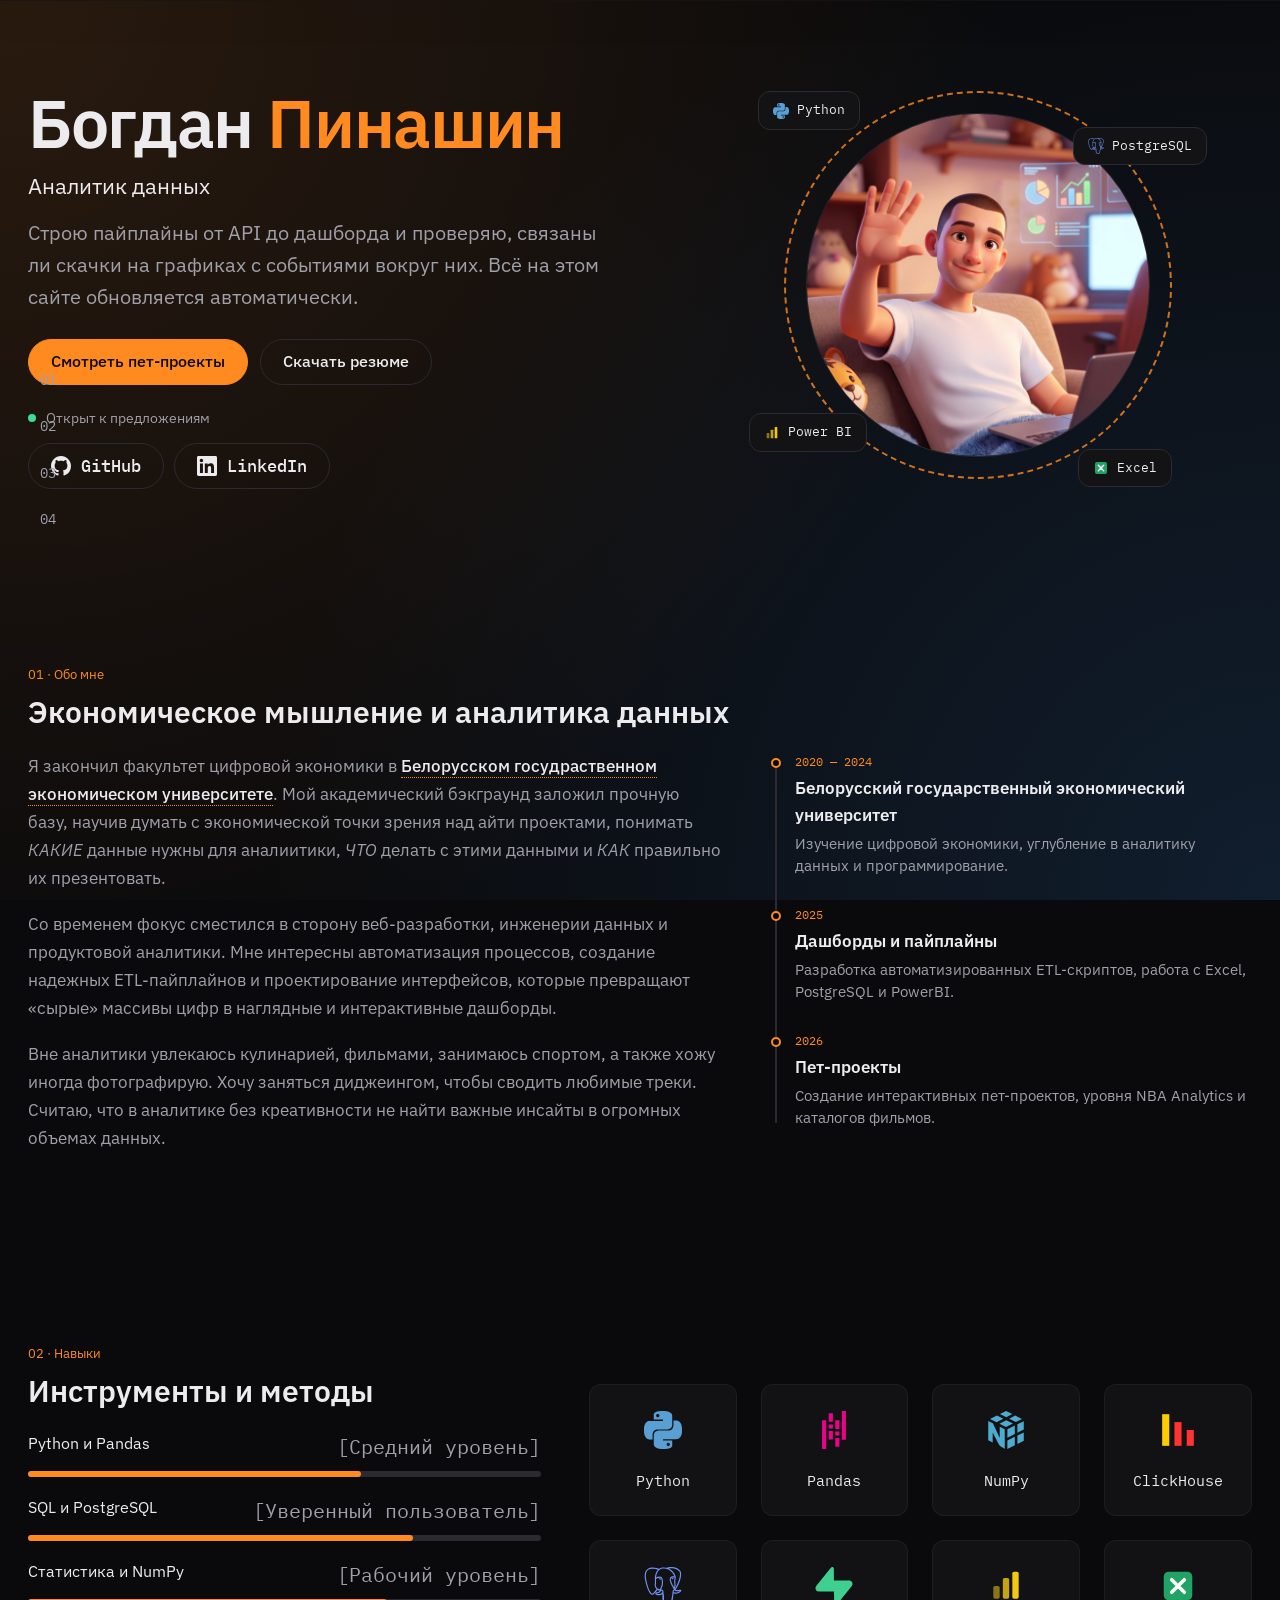
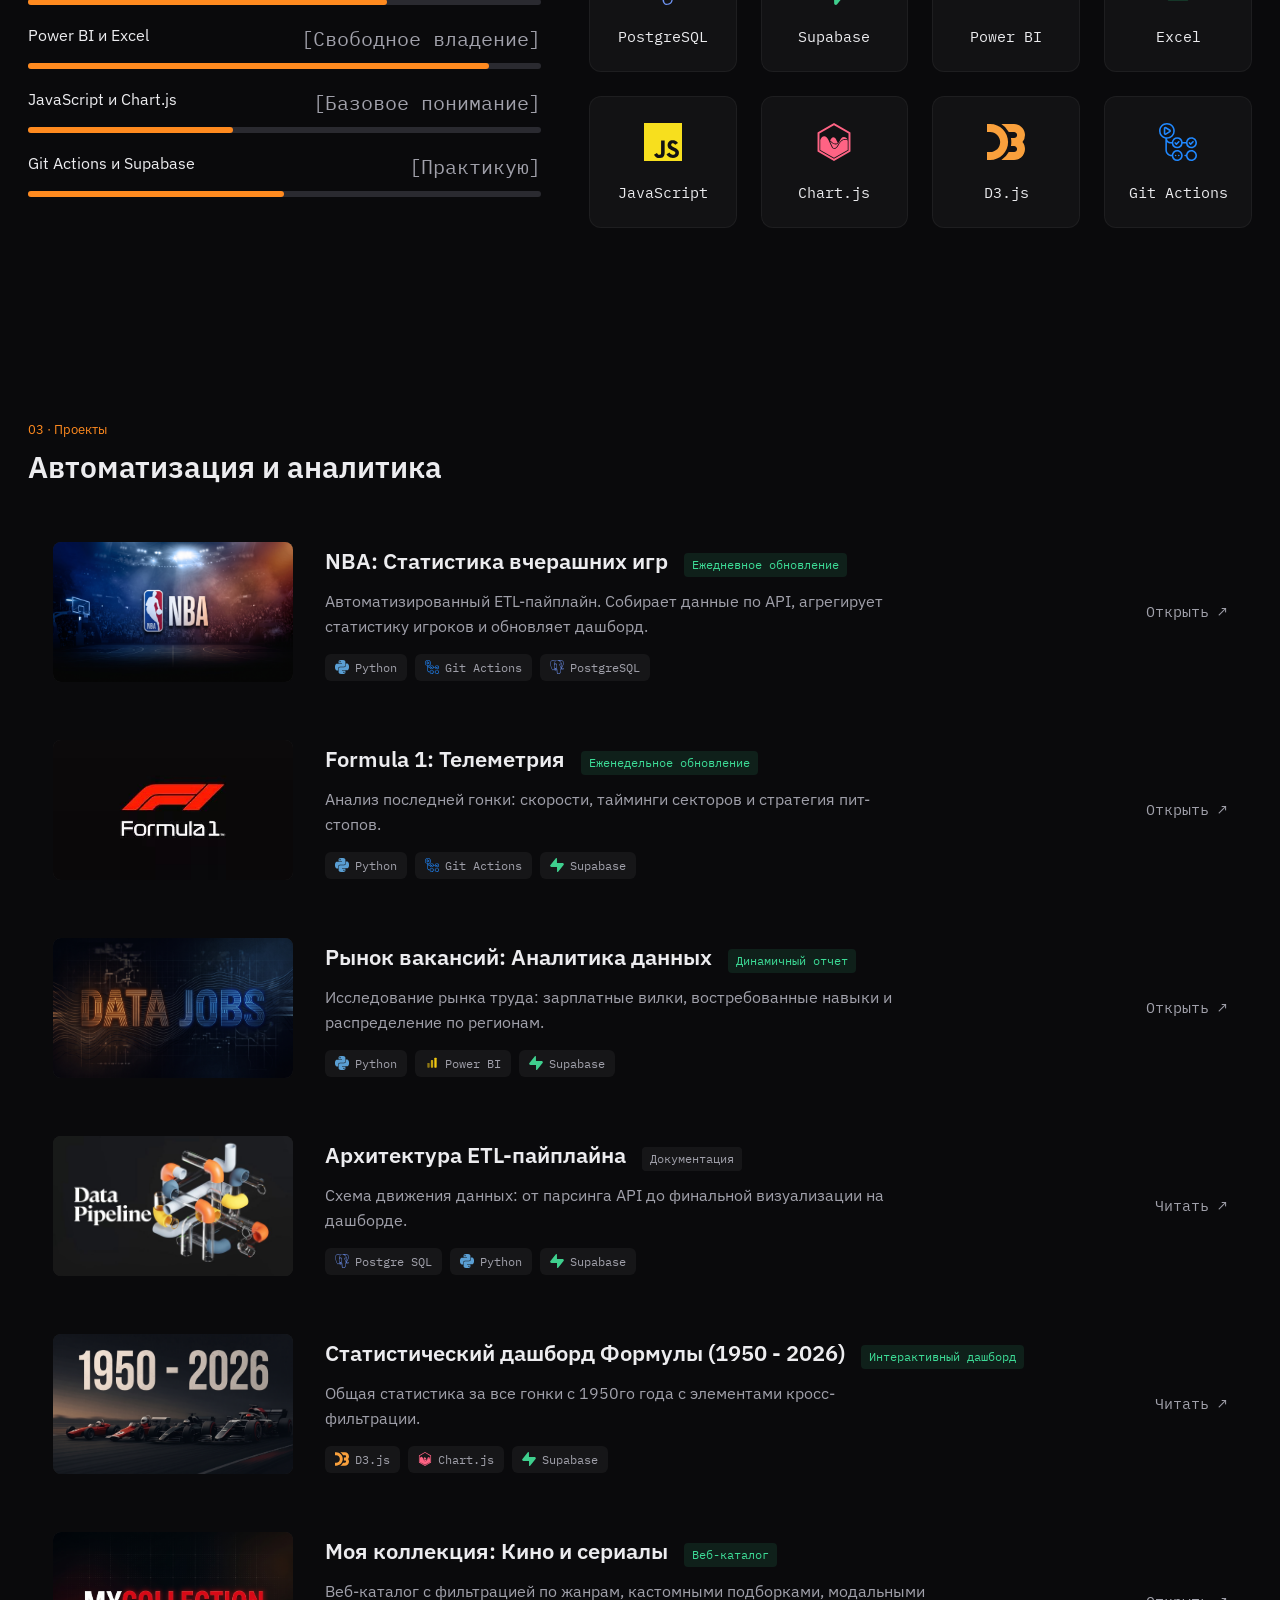
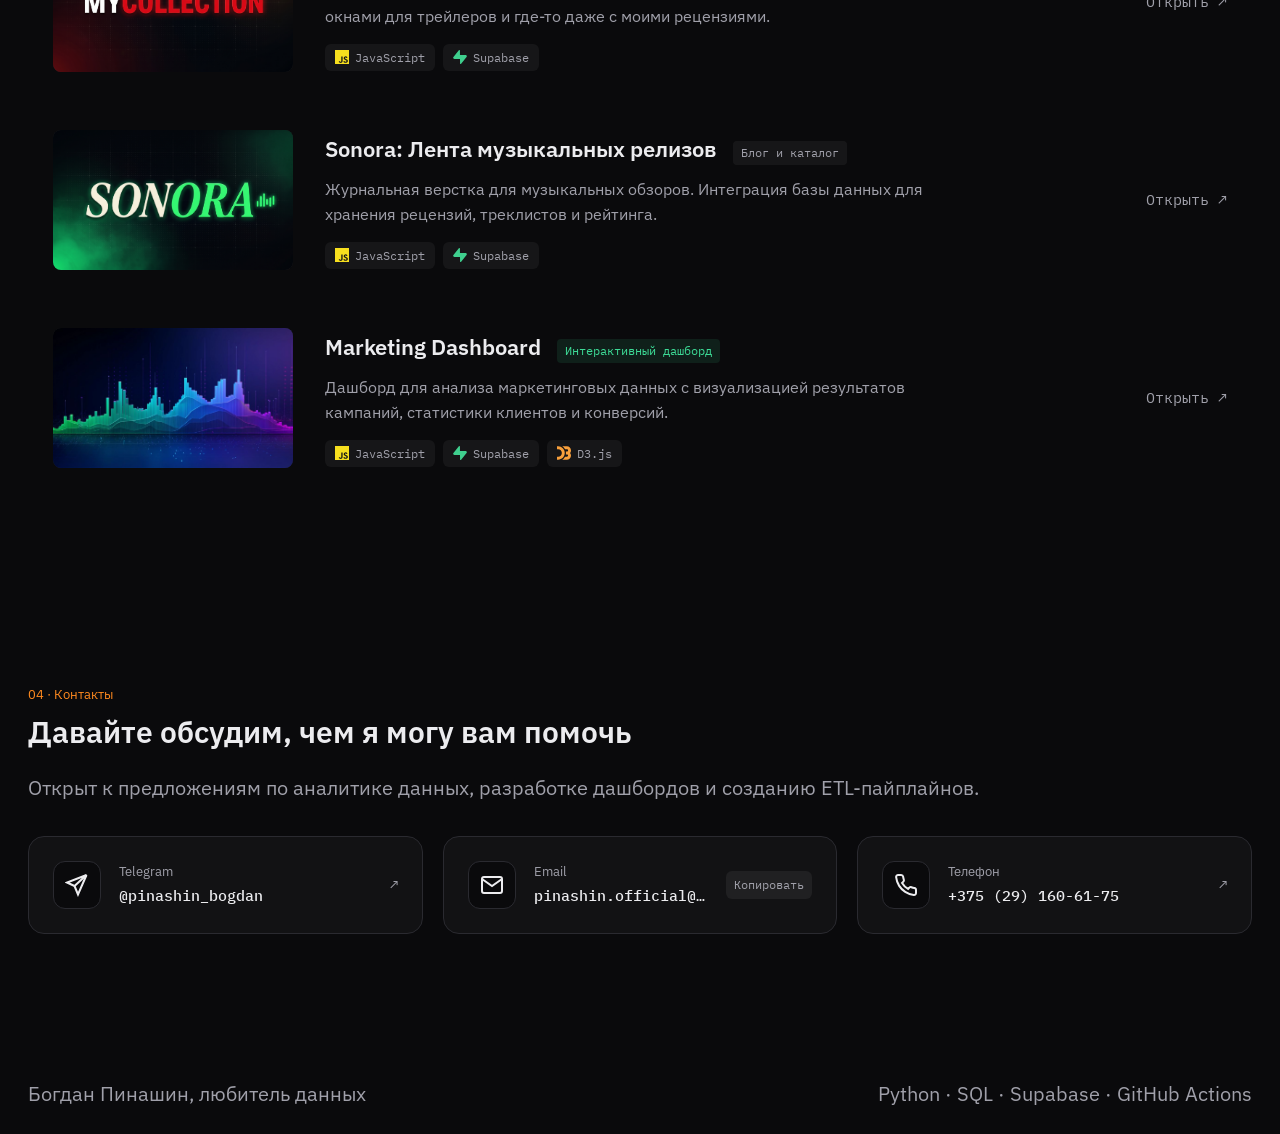
<file: index.html>
<!doctype html>
<html lang="ru">
<head>
<meta charset="utf-8">
<meta name="viewport" content="width=device-width, initial-scale=1">
<link rel="icon" type="image/svg+xml" href="assets/img/favicon.svg">
<title>Bogdan Pinashin Portfolio</title>
<meta name="description" content="Портфолио аналитика данных: ETL, Dashboards, Python, SQL, JS">
<meta name="theme-color" content="#0A0A0C">
<link rel="preconnect" href="https://fonts.googleapis.com">
<link rel="preconnect" href="https://fonts.gstatic.com" crossorigin>
<link rel="stylesheet" href="https://fonts.googleapis.com/css2?family=IBM+Plex+Mono:wght@400;500&family=IBM+Plex+Sans:wght@400;500;600&display=swap">
<link rel="stylesheet" href="assets/css/style.css">
</head>
<body>

<!-- Иконки навыков: встроены в страницу, отдельные файлы не нужны -->
<svg xmlns="http://www.w3.org/2000/svg" style="position:absolute;width:0;height:0;overflow:hidden" aria-hidden="true" focusable="false">
<symbol id="i-python" viewBox="0 0 24 24"><g fill="#5A9FD4"><path d="M14.25.18l.9.2.73.26.59.3.45.32.34.34.25.34.16.33.1.3.04.26.02.2-.01.13V8.5l-.05.63-.13.55-.21.46-.26.38-.3.31-.33.25-.35.19-.35.14-.33.1-.3.07-.26.04-.21.02H8.77l-.69.05-.59.14-.5.22-.41.27-.33.32-.27.35-.2.36-.15.37-.1.35-.07.32-.04.27-.02.21v3.06H3.17l-.21-.03-.28-.07-.32-.12-.35-.18-.36-.26-.36-.36-.35-.46-.32-.59-.28-.73-.21-.88-.14-1.05-.05-1.23.06-1.22.16-1.04.24-.87.32-.71.36-.57.4-.44.42-.33.42-.24.4-.16.36-.1.32-.05.24-.01h.16l.06.01h8.16v-.83H6.18l-.01-2.75-.02-.37.05-.34.11-.31.17-.28.25-.26.31-.23.38-.2.44-.18.51-.15.58-.12.64-.1.71-.06.77-.04.84-.02 1.27.05zm-6.3 1.98l-.23.33-.08.41.08.41.23.34.33.22.41.09.41-.09.33-.22.23-.34.08-.41-.08-.41-.23-.33-.33-.22-.41-.09-.41.09zm13.09 3.95l.28.06.32.12.35.18.36.27.36.35.35.47.32.59.28.73.21.88.14 1.04.05 1.23-.06 1.23-.16 1.04-.24.86-.32.71-.36.57-.4.45-.42.33-.42.24-.4.16-.36.09-.32.05-.24.02-.16-.01h-8.22v.82h5.84l.01 2.76.02.36-.05.34-.11.31-.17.29-.25.25-.31.24-.38.2-.44.17-.51.15-.58.13-.64.09-.71.07-.77.04-.84.01-1.27-.04-1.07-.14-.9-.2-.73-.25-.59-.3-.45-.33-.34-.34-.25-.34-.16-.33-.1-.3-.04-.25-.02-.2.01-.13v-5.34l.05-.64.13-.54.21-.46.26-.38.3-.32.33-.24.35-.2.35-.14.33-.1.3-.06.26-.04.21-.02.13-.01h5.84l.69-.05.59-.14.5-.21.41-.28.33-.32.27-.35.2-.36.15-.36.1-.35.07-.32.04-.28.02-.21V6.07h2.09l.14.01zm-6.47 14.25l-.23.33-.08.41.08.41.23.33.33.23.41.08.41-.08.33-.23.23-.33.08-.41-.08-.41-.23-.33-.33-.23-.41-.08-.41.08z"/></g></symbol>
<symbol id="i-pandas" viewBox="0 0 24 24"><g fill="#E70488"><path d="M16.922 0h2.623v18.104h-2.623zm-4.126 12.94h2.623v2.57h-2.623zm0-7.037h2.623v5.446h-2.623zm0 11.197h2.623v5.446h-2.623zM4.456 5.896h2.622V24H4.455zm4.213 2.559h2.623v2.57H8.67zm0 4.151h2.623v5.447H8.67zm0-11.187h2.623v5.446H8.67Z"/></g></symbol>
<symbol id="i-numpy" viewBox="0 0 24 24"><g fill="#4DABCF"><path d="M10.315 4.876L6.3048 2.8517l-4.401 2.1965 4.1186 2.0683zm1.8381.9277l4.2045 2.1223-4.3622 2.1906-4.125-2.0718zm5.6153-2.9213l4.3193 2.1658-3.863 1.9402-4.2131-2.1252zm-1.859-.9329L12.021 0 8.1742 1.9193l4.0068 2.0208zm-3.0401 16.7443V24l4.7107-2.3507-.0053-5.3085zm4.7037-4.2057l-.0052-5.2528-4.6985 2.3356v5.2546zm5.6553-.9845v5.327l-4.0178 2.0052-.0029-5.3028zm0-1.8626V6.4214l-4.0253 2.001.0034 5.2633zM11.2062 11.571L8.0333 9.9756v6.895s-3.8804-8.2564-4.2399-8.998c-.0463-.0957-.2371-.2007-.2858-.2262C2.8118 7.2812.773 6.2485.773 6.2485V18.43l2.8204 1.5076v-6.3674s3.8392 7.3775 3.878 7.458c.0389.0807.4245.8582.8362 1.1314.5485.363 2.8992 1.7766 2.8992 1.7766z"/></g></symbol>
<symbol id="i-scipy" viewBox="0 0 24 24"><g fill="#8CAAE6"><path d="M15.697 13.496c-.784-1.072-1.982-1.519-3.694-1.88l-1.592-.375-1.201-.515c-.631-.446-1.17-1.634-1.017-2.681a3 3 0 0 1 3.386-2.526 2.962 2.962 0 0 1 1.962 1.155L15.35 9.05c1.033 1.33 2.195 1.727 3.459 1.098l.637-.27a.22.22 0 0 1 .278.087l.127.19a.311.311 0 0 0 .156.131.326.326 0 0 0 .33-.058l1.467-1.384c.257-.22.182-.422.182-.422l-.354-.806s-.097-.193-.431-.149l-1.968.181a.327.327 0 0 0-.27.411l.071.227c.014.047.014.1-.005.148a.219.219 0 0 1-.124.125l-.556.235c-.582.341-1.244.123-1.686-.417l-.505-.67-1.438-1.91a4.421 4.421 0 0 0-2.929-1.72C9.355 3.733 7.095 5.42 6.741 7.84c-.179 1.22.187 2.375.855 3.302.485.674 1.373 1.06 1.854 1.18l1.262.36 1.208.277c.166.04.634.155.91.255.256.092.845.31 1.324.701.572.582.875 1.413.746 2.284a2.744 2.744 0 0 1-4.897 1.255l-1.726-2.292a2.294 2.294 0 0 0-1.514-.89 2.31 2.31 0 0 0-1.708.439l-3.632 2.71A11.002 11.002 0 0 1 0 12C0 5.798 5.133.768 11.465.768c4.715 0 8.761 2.788 10.523 6.77l.581-.27.393-1.072.411.144-.353.96.98.337-.148.402-1.095-.382-.603.277c.5 1.262.778 2.632.778 4.066 0 6.203-5.135 11.232-11.467 11.232a11.526 11.526 0 0 1-9.26-4.61l3.721-2.788a.855.855 0 0 1 1.163.19l1.826 2.455a4.186 4.186 0 0 0 2.673 1.502c2.302.322 4.439-1.273 4.773-3.563a4.14 4.14 0 0 0-.664-2.922"/></g></symbol>
<symbol id="i-postgresql" viewBox="0 0 24 24"><g fill="#6F94F5"><path d="M23.5594 14.7228a.5269.5269 0 0 0-.0563-.1191c-.139-.2632-.4768-.3418-1.0074-.2321-1.6533.3411-2.2935.1312-2.5256-.0191 1.342-2.0482 2.445-4.522 3.0411-6.8297.2714-1.0507.7982-3.5237.1222-4.7316a1.5641 1.5641 0 0 0-.1509-.235C21.6931.9086 19.8007.0248 17.5099.0005c-1.4947-.0158-2.7705.3461-3.1161.4794a9.449 9.449 0 0 0-.5159-.0816 8.044 8.044 0 0 0-1.3114-.1278c-1.1822-.0184-2.2038.2642-3.0498.8406-.8573-.3211-4.7888-1.645-7.2219.0788C.9359 2.1526.3086 3.8733.4302 6.3043c.0409.818.5069 3.334 1.2423 5.7436.4598 1.5065.9387 2.7019 1.4334 3.582.553.9942 1.1259 1.5933 1.7143 1.7895.4474.1491 1.1327.1441 1.8581-.7279.8012-.9635 1.5903-1.8258 1.9446-2.2069.4351.2355.9064.3625 1.39.3772a.0569.0569 0 0 0 .0004.0041 11.0312 11.0312 0 0 0-.2472.3054c-.3389.4302-.4094.5197-1.5002.7443-.3102.064-1.1344.2339-1.1464.8115-.0025.1224.0329.2309.0919.3268.2269.4231.9216.6097 1.015.6331 1.3345.3335 2.5044.092 3.3714-.6787-.017 2.231.0775 4.4174.3454 5.0874.2212.5529.7618 1.9045 2.4692 1.9043.2505 0 .5263-.0291.8296-.0941 1.7819-.3821 2.5557-1.1696 2.855-2.9059.1503-.8707.4016-2.8753.5388-4.1012.0169-.0703.0357-.1207.057-.1362.0007-.0005.0697-.0471.4272.0307a.3673.3673 0 0 0 .0443.0068l.2539.0223.0149.001c.8468.0384 1.9114-.1426 2.5312-.4308.6438-.2988 1.8057-1.0323 1.5951-1.6698zM2.371 11.8765c-.7435-2.4358-1.1779-4.8851-1.2123-5.5719-.1086-2.1714.4171-3.6829 1.5623-4.4927 1.8367-1.2986 4.8398-.5408 6.108-.13-.0032.0032-.0066.0061-.0098.0094-2.0238 2.044-1.9758 5.536-1.9708 5.7495-.0002.0823.0066.1989.0162.3593.0348.5873.0996 1.6804-.0735 2.9184-.1609 1.1504.1937 2.2764.9728 3.0892.0806.0841.1648.1631.2518.2374-.3468.3714-1.1004 1.1926-1.9025 2.1576-.5677.6825-.9597.5517-1.0886.5087-.3919-.1307-.813-.5871-1.2381-1.3223-.4796-.839-.9635-2.0317-1.4155-3.5126zm6.0072 5.0871c-.1711-.0428-.3271-.1132-.4322-.1772.0889-.0394.2374-.0902.4833-.1409 1.2833-.2641 1.4815-.4506 1.9143-1.0002.0992-.126.2116-.2687.3673-.4426a.3549.3549 0 0 0 .0737-.1298c.1708-.1513.2724-.1099.4369-.0417.156.0646.3078.26.3695.4752.0291.1016.0619.2945-.0452.4444-.9043 1.2658-2.2216 1.2494-3.1676 1.0128zm2.094-3.988-.0525.141c-.133.3566-.2567.6881-.3334 1.003-.6674-.0021-1.3168-.2872-1.8105-.8024-.6279-.6551-.9131-1.5664-.7825-2.5004.1828-1.3079.1153-2.4468.079-3.0586-.005-.0857-.0095-.1607-.0122-.2199.2957-.2621 1.6659-.9962 2.6429-.7724.4459.1022.7176.4057.8305.928.5846 2.7038.0774 3.8307-.3302 4.7363-.084.1866-.1633.3629-.2311.5454zm7.3637 4.5725c-.0169.1768-.0358.376-.0618.5959l-.146.4383a.3547.3547 0 0 0-.0182.1077c-.0059.4747-.054.6489-.115.8693-.0634.2292-.1353.4891-.1794 1.0575-.11 1.4143-.8782 2.2267-2.4172 2.5565-1.5155.3251-1.7843-.4968-2.0212-1.2217a6.5824 6.5824 0 0 0-.0769-.2266c-.2154-.5858-.1911-1.4119-.1574-2.5551.0165-.5612-.0249-1.9013-.3302-2.6462.0044-.2932.0106-.5909.019-.8918a.3529.3529 0 0 0-.0153-.1126 1.4927 1.4927 0 0 0-.0439-.208c-.1226-.4283-.4213-.7866-.7797-.9351-.1424-.059-.4038-.1672-.7178-.0869.067-.276.1831-.5875.309-.9249l.0529-.142c.0595-.16.134-.3257.213-.5012.4265-.9476 1.0106-2.2453.3766-5.1772-.2374-1.0981-1.0304-1.6343-2.2324-1.5098-.7207.0746-1.3799.3654-1.7088.5321a5.6716 5.6716 0 0 0-.1958.1041c.0918-1.1064.4386-3.1741 1.7357-4.4823a4.0306 4.0306 0 0 1 .3033-.276.3532.3532 0 0 0 .1447-.0644c.7524-.5706 1.6945-.8506 2.802-.8325.4091.0067.8017.0339 1.1742.081 1.939.3544 3.2439 1.4468 4.0359 2.3827.8143.9623 1.2552 1.9315 1.4312 2.4543-1.3232-.1346-2.2234.1268-2.6797.779-.9926 1.4189.543 4.1729 1.2811 5.4964.1353.2426.2522.4522.2889.5413.2403.5825.5515.9713.7787 1.2552.0696.087.1372.1714.1885.245-.4008.1155-1.1208.3825-1.0552 1.717-.0123.1563-.0423.4469-.0834.8148-.0461.2077-.0702.4603-.0994.7662zm.8905-1.6211c-.0405-.8316.2691-.9185.5967-1.0105a2.8566 2.8566 0 0 0 .135-.0406 1.202 1.202 0 0 0 .1342.103c.5703.3765 1.5823.4213 3.0068.1344-.2016.1769-.5189.3994-.9533.6011-.4098.1903-1.0957.333-1.7473.3636-.7197.0336-1.0859-.0807-1.1721-.151zm.5695-9.2712c-.0059.3508-.0542.6692-.1054 1.0017-.055.3576-.112.7274-.1264 1.1762-.0142.4368.0404.8909.0932 1.3301.1066.887.216 1.8003-.2075 2.7014a3.5272 3.5272 0 0 1-.1876-.3856c-.0527-.1276-.1669-.3326-.3251-.6162-.6156-1.1041-2.0574-3.6896-1.3193-4.7446.3795-.5427 1.3408-.5661 2.1781-.463zm.2284 7.0137a12.3762 12.3762 0 0 0-.0853-.1074l-.0355-.0444c.7262-1.1995.5842-2.3862.4578-3.4385-.0519-.4318-.1009-.8396-.0885-1.2226.0129-.4061.0666-.7543.1185-1.0911.0639-.415.1288-.8443.1109-1.3505.0134-.0531.0188-.1158.0118-.1902-.0457-.4855-.5999-1.938-1.7294-3.253-.6076-.7073-1.4896-1.4972-2.6889-2.0395.5251-.1066 1.2328-.2035 2.0244-.1859 2.0515.0456 3.6746.8135 4.8242 2.2824a.908.908 0 0 1 .0667.1002c.7231 1.3556-.2762 6.2751-2.9867 10.5405zm-8.8166-6.1162c-.025.1794-.3089.4225-.6211.4225a.5821.5821 0 0 1-.0809-.0056c-.1873-.026-.3765-.144-.5059-.3156-.0458-.0605-.1203-.178-.1055-.2844.0055-.0401.0261-.0985.0925-.1488.1182-.0894.3518-.1226.6096-.0867.3163.0441.6426.1938.6113.4186zm7.9305-.4114c.0111.0792-.049.201-.1531.3102-.0683.0717-.212.1961-.4079.2232a.5456.5456 0 0 1-.075.0052c-.2935 0-.5414-.2344-.5607-.3717-.024-.1765.2641-.3106.5611-.352.297-.0414.6111.0088.6356.1851z"/></g></symbol>
<symbol id="i-supabase" viewBox="0 0 24 24"><g fill="#3FCF8E"><path d="M11.9 1.036c-.015-.986-1.26-1.41-1.874-.637L.764 12.05C-.33 13.427.65 15.455 2.409 15.455h9.579l.113 7.51c.014.985 1.259 1.408 1.873.636l9.262-11.653c1.093-1.375.113-3.403-1.645-3.403h-9.642z"/></g></symbol>
<symbol id="i-powerbi" viewBox="0 0 24 24"><rect x="4" y="12" width="4" height="8" rx="1" fill="#F2C811" opacity=".55"/><rect x="10" y="7" width="4" height="13" rx="1" fill="#F2C811" opacity=".8"/><rect x="16" y="3" width="4" height="17" rx="1" fill="#F2C811"/></symbol>
<symbol id="i-excel" viewBox="0 0 24 24"><rect x="3" y="3" width="18" height="18" rx="3" fill="#21A366"/><path d="M8 8l8 8M16 8l-8 8" stroke="#fff" stroke-width="2.2" stroke-linecap="round" fill="none"/></symbol>
<symbol id="i-chartdotjs" viewBox="0 0 24 24"><g fill="#FF6384"><path d="M12 0L1.605 6v12L12 24l10.395-6V6zm0 1.41l9.172 5.295v10.59L12 22.59l-9.172-5.295V6.705zM5.902 8.334c-1.306 0-1.983.956-2.574 2.41v6.262L12 22.014l8.672-5.008v-5.971c-.447-.264-.894-.412-1.336-.412-4.275 0-3.97 4.885-6.717 5.8-2.748.917-3.511-8.089-6.717-8.089zm12.364.457c-2.9 0-2.137 4.732-5.342 4.732-1.63 0-2.52-1.317-3.477-1.981.148.326.3.655.442.98.467 1.068.922 2.09 1.379 2.734.228.322.455.541.644.644a.595.595 0 0 0 .549.05c.558-.187.968-.571 1.36-1.112.39-.541.74-1.228 1.154-1.916.413-.688.894-1.385 1.59-1.918.695-.534 1.607-.881 2.77-.881.465 0 .908.136 1.337.352v-.121c-.633-.849-1.348-1.563-2.406-1.563zm-6.68.152c-.868 0-1.491.82-2.076 2.06.094.055.192.106.277.167 1.06.761 1.798 1.853 3.137 1.853.678 0 1.067-.218 1.418-.585-.722-1.546-1.432-3.492-2.756-3.495Z"/></g></symbol>
<symbol id="i-d3" viewBox="0 0 24 24"><g fill="#F9A03C"><path d="M13.312 12C13.312 5.718 8.22.625 1.937.625H0v5h1.938c3.521 0 6.375 2.854 6.375 6.375s-2.854 6.375-6.375 6.375H0v5h1.938c6.281 0 11.374-5.093 11.374-11.375zM24 7.563C24 3.731 20.893.625 17.062.625h-8a13.4154 13.4154 0 0 1 4.686 5h3.314c1.069 0 1.938.868 1.938 1.938 0 1.07-.869 1.938-1.938 1.938h-1.938c.313 1.652.313 3.348 0 5h1.938c1.068 0 1.938.867 1.938 1.938s-.869 1.938-1.938 1.938h-3.314a13.4154 13.4154 0 0 1-4.686 5h8c1.621 0 3.191-.568 4.438-1.605 2.943-2.45 3.346-6.824.895-9.77A6.9459 6.9459 0 0 0 24 7.563z"/></g></symbol>
<symbol id="i-githubactions" viewBox="0 0 24 24"><g fill="#2088FF"><path d="M10.984 13.836a.5.5 0 0 1-.353-.146l-.745-.743a.5.5 0 1 1 .706-.708l.392.391 1.181-1.18a.5.5 0 0 1 .708.707l-1.535 1.533a.504.504 0 0 1-.354.146zm9.353-.147l1.534-1.532a.5.5 0 0 0-.707-.707l-1.181 1.18-.392-.391a.5.5 0 1 0-.706.708l.746.743a.497.497 0 0 0 .706-.001zM4.527 7.452l2.557-1.585A1 1 0 0 0 7.09 4.17L4.533 2.56A1 1 0 0 0 3 3.406v3.196a1.001 1.001 0 0 0 1.527.85zm2.03-2.436L4 6.602V3.406l2.557 1.61zM24 12.5c0 1.93-1.57 3.5-3.5 3.5a3.503 3.503 0 0 1-3.46-3h-2.08a3.503 3.503 0 0 1-3.46 3 3.502 3.502 0 0 1-3.46-3h-.558c-.972 0-1.85-.399-2.482-1.042V17c0 1.654 1.346 3 3 3h.04c.244-1.693 1.7-3 3.46-3 1.93 0 3.5 1.57 3.5 3.5S13.43 24 11.5 24a3.502 3.502 0 0 1-3.46-3H8c-2.206 0-4-1.794-4-4V9.899A5.008 5.008 0 0 1 0 5c0-2.757 2.243-5 5-5s5 2.243 5 5a5.005 5.005 0 0 1-4.952 4.998A2.482 2.482 0 0 0 7.482 12h.558c.244-1.693 1.7-3 3.46-3a3.502 3.502 0 0 1 3.46 3h2.08a3.503 3.503 0 0 1 3.46-3c1.93 0 3.5 1.57 3.5 3.5zm-15 8c0 1.378 1.122 2.5 2.5 2.5s2.5-1.122 2.5-2.5-1.122-2.5-2.5-2.5S9 19.122 9 20.5zM5 9c2.206 0 4-1.794 4-4S7.206 1 5 1 1 2.794 1 5s1.794 4 4 4zm9 3.5c0-1.378-1.122-2.5-2.5-2.5S9 11.122 9 12.5s1.122 2.5 2.5 2.5 2.5-1.122 2.5-2.5zm9 0c0-1.378-1.122-2.5-2.5-2.5S18 11.122 18 12.5s1.122 2.5 2.5 2.5 2.5-1.122 2.5-2.5zm-13 8a.5.5 0 1 0 1 0 .5.5 0 0 0-1 0zm2 0a.5.5 0 1 0 1 0 .5.5 0 0 0-1 0zm12 0c0 1.93-1.57 3.5-3.5 3.5a3.503 3.503 0 0 1-3.46-3.002c-.007.001-.013.005-.021.005l-.506.017h-.017a.5.5 0 0 1-.016-.999l.506-.017c.018-.002.035.006.052.007A3.503 3.503 0 0 1 20.5 17c1.93 0 3.5 1.57 3.5 3.5zm-1 0c0-1.378-1.122-2.5-2.5-2.5S18 19.122 18 20.5s1.122 2.5 2.5 2.5 2.5-1.122 2.5-2.5z"/></g></symbol>
<symbol id="i-javascript" viewBox="0 0 24 24"><g fill="#F7DF1E"><path d="M0 0h24v24H0V0zm22.034 18.276c-.175-1.095-.888-2.015-3.003-2.873-.736-.345-1.554-.585-1.797-1.14-.091-.33-.105-.51-.046-.705.15-.646.915-.84 1.515-.66.39.12.75.42.976.9 1.034-.676 1.034-.676 1.755-1.125-.27-.42-.404-.601-.586-.78-.63-.705-1.469-1.065-2.834-1.034l-.705.089c-.676.165-1.32.525-1.71 1.005-1.14 1.291-.811 3.541.569 4.471 1.365 1.02 3.361 1.244 3.616 2.205.24 1.17-.87 1.545-1.966 1.41-.811-.18-1.26-.586-1.755-1.336l-1.83 1.051c.21.48.45.689.81 1.109 1.74 1.756 6.09 1.666 6.871-1.004.029-.09.24-.705.074-1.65l.046.067zm-8.983-7.245h-2.248c0 1.938-.009 3.864-.009 5.805 0 1.232.063 2.363-.138 2.711-.33.689-1.18.601-1.566.48-.396-.196-.597-.466-.83-.855-.063-.105-.11-.196-.127-.196l-1.825 1.125c.305.63.75 1.172 1.324 1.517.855.51 2.004.675 3.207.405.783-.226 1.458-.691 1.811-1.411.51-.93.402-2.07.397-3.346.012-2.054 0-4.109 0-6.179l.004-.056z"/></g></symbol>
<symbol id="i-github" viewBox="0 0 24 24"><path fill="currentColor" d="M12 0C5.37 0 0 5.37 0 12c0 5.31 3.435 9.795 8.205 11.385.6.105.825-.255.825-.57 0-.285-.015-1.23-.015-2.235-3.015.555-3.795-.735-4.035-1.41-.135-.345-.72-1.41-1.23-1.695-.42-.225-1.02-.78-.015-.795.945-.015 1.62.87 1.845 1.23 1.08 1.815 2.805 1.305 3.495.99.105-.78.42-1.305.765-1.605-2.67-.3-5.46-1.335-5.46-5.925 0-1.305.465-2.385 1.23-3.225-.12-.3-.54-1.53.12-3.18 0 0 1.005-.315 3.3 1.23.96-.27 1.98-.405 3-.405s2.04.135 3 .405c2.295-1.56 3.3-1.23 3.3-1.23.66 1.65.24 2.88.12 3.18.765.84 1.23 1.905 1.23 3.225 0 4.605-2.805 5.625-5.475 5.925.435.375.81 1.095.81 2.22 0 1.605-.015 2.895-.015 3.3 0 .315.225.69.825.57A12.02 12.02 0 0024 12c0-6.63-5.37-12-12-12z"/></symbol>
<symbol id="i-linkedin" viewBox="0 0 24 24"><path fill="currentColor" d="M22.23 0H1.77C.79 0 0 .77 0 1.72v20.56C0 23.23.79 24 1.77 24h20.46c.98 0 1.77-.77 1.77-1.72V1.72C24 .77 23.21 0 22.23 0zM7.12 20.45H3.56V9h3.56v11.45zM5.34 7.43c-1.14 0-2.06-.92-2.06-2.06 0-1.14.92-2.06 2.06-2.06 1.14 0 2.06.92 2.06 2.06 0 1.14-.92 2.06-2.06 2.06zm15.11 13.02h-3.56v-5.56c0-1.32-.02-3.03-1.84-3.03-1.85 0-2.13 1.45-2.13 2.94v5.65H9.36V9h3.42v1.56h.05c.48-.9 1.64-1.85 3.37-1.85 3.6 0 4.27 2.37 4.27 5.45v6.29z"/></symbol>
<symbol id="i-telegram" viewBox="0 0 24 24"><path fill="currentColor" d="M12 0C5.373 0 0 5.373 0 12s5.373 12 12 12 12-5.373 12-12S18.627 0 12 0zm5.894 8.221l-1.97 9.28c-.145.658-.537.818-1.084.508l-3-2.21-1.446 1.394c-.14.18-.357.295-.548.295l.189-2.85 5.18-4.676c.224-.2-.049-.31-.348-.11l-6.4 4.02-2.76-.89c-.6-.188-.612-.6.125-.89l10.81-4.17c.5-.188.95.12 1.25.309z"/></symbol>
<symbol id="i-clickhouse" viewBox="0 0 24 24"><path fill="#FFCC01" d="M2 22h4.5V2H2v20z"/><path fill="#FF3333" d="M17.5 22H22V12h-4.5v10z"/><path fill="#FF3333" d="M9.75 22h4.5V7h-4.5v15z"/></symbol>
</svg>

<header class="top">
</header>

<main id="top">


  <!-- Боковая навигация (Индекс) -->
<nav class="side-nav" aria-label="Быстрая навигация">
  <a href="#about" class="nav-item active" data-tooltip="Обо мне">01</a>
  <a href="#skills" class="nav-item" data-tooltip="Навыки">02</a>
  <a href="#dashboards" class="nav-item" data-tooltip="Проекты">03</a>
  <a href="#contacts" class="nav-item" data-tooltip="Контакты">04</a>
</nav>


  <section class="w hero">
    <div class="txt">
      <h1>Богдан <span>Пинашин</span></h1>
      <div class="role">Аналитик данных</div>
      <p class="mu">Строю пайплайны от API до дашборда и проверяю, связаны ли скачки на графиках с событиями вокруг них. Всё на этом сайте обновляется автоматически.</p>
      <div class="row" style="gap:12px">
        <a class="btn pri" href="#dashboards">Смотреть пет-проекты</a>
        <a class="btn" href="assets/img/Pinashin_Bogdan_CV.pdf">Скачать резюме</a>
      </div>
      <div class="status"><i></i>Открыт к предложениям</div>
    <div class="social">
    <a class="btn" href="https://github.com/h0usehome">
        <svg class="ico" width="20" height="20" aria-hidden="true"><use href="#i-github"/></svg> GitHub
    </a>
    <a class="btn" href="https://www.linkedin.com/in/bogdan-pinashin22/">
        <svg class="ico" width="20" height="20" aria-hidden="true"><use href="#i-linkedin"/></svg> LinkedIn
    </a>
    </div>
    </div>
    <div class="art">
      <div class="stage">
        <div class="ring"></div>
        <img src="assets/img/photo.jpg" alt="Иллюстрация: автор портфолио машет рукой на фоне экранов с графиками" width="1400" height="1400">
        <div class="chip" style="top:6%;left:0; --c:#5A9FD4"><svg class="ico" width="16" height="16" aria-hidden="true"><use href="#i-python"/></svg>Python</div>
        <div class="chip" style="top:14%;right:-2%; --c:#00008B"><svg class="ico" width="16" height="16" aria-hidden="true"><use href="#i-postgresql"/></svg>PostgreSQL</div>
        <div class="chip" style="bottom:12%;left:-2%; --c:#FFED29"><svg class="ico" width="16" height="16" aria-hidden="true"><use href="#i-powerbi"/></svg>Power BI</div>
        <div class="chip" style="bottom:4%;right:6%; --c:#4CAF50"><svg class="ico" width="16" height="16" aria-hidden="true"><use href="#i-excel"/></svg>Excel</div>
      </div>
    </div>
  </section>

<section class="sec" id="about">
  <div class="w">
    <div class="lbl">01 · Обо мне</div>
    <h2>Экономическое мышление и аналитика данных</h2>
    
    <div class="about-grid">
      
      <!-- ЛЕВАЯ КОЛОНКА: Эссе (60%) -->
      <div class="about-essay">
        <p>Я закончил факультет цифровой экономики в <mark>Белорусском госудраственном экономическом университете</mark>. Мой академический бэкграунд заложил прочную базу, научив думать с экономической точки зрения над айти проектами, понимать <em>КАКИЕ</em> данные нужны для аналиитики, <em>ЧТО</em> делать с этими данными и <em>КАК</em> правильно их презентовать.</p>
        
        <p>Со временем фокус сместился в сторону веб-разработки, инженерии данных и продуктовой аналитики. Мне интересны автоматизация процессов, создание надежных ETL-пайплайнов и проектирование интерфейсов, которые превращают «сырые» массивы цифр в наглядные и интерактивные дашборды.</p>
        
        <p>Вне аналитики увлекаюсь кулинарией, фильмами, занимаюсь спортом, а также хожу иногда фотографирую. Хочу заняться диджеингом, чтобы сводить любимые треки. Считаю, что в аналитике без креативности не найти важные инсайты в огромных объемах данных.</p>
      </div>

      <!-- ПРАВАЯ КОЛОНКА: Вертикальный таймлайн (40%) -->
      <div class="about-timeline">
        <div class="timeline-item">
          <div class="t-dot"></div>
          <div class="t-date">2020 — 2024</div>
          <div class="t-title">Белорусский государственный экономический университет</div>
          <div class="t-desc">Изучение цифровой экономики, углубление в аналитику данных и программирование.</div>
        </div>

        <div class="timeline-item">
          <div class="t-dot"></div>
          <div class="t-date">2025</div>
          <div class="t-title">Дашборды и пайплайны</div>
          <div class="t-desc">Разработка автоматизированных ETL-скриптов, работа с Excel, PostgreSQL и PowerBI.</div>
        </div>

        <div class="timeline-item">
          <div class="t-dot"></div>
          <div class="t-date">2026</div>
          <div class="t-title">Пет-проекты</div>
          <div class="t-desc">Создание интерактивных пет-проектов, уровня NBA Analytics и каталогов фильмов.</div>
        </div>
      </div>

    </div>
  </div>
</section>


 <section class="sec" id="skills">
  <div class="w two">
    
    <!-- ЛЕВАЯ ЧАСТЬ (Прогресс-бары) -->
  <div id="skills-left" class="skills-left" style="flex:1 1 360px">
  <div class="lbl">02 · Навыки</div>
  <h2>Инструменты и методы</h2>
  
  <div class="skill-rows">
    <!-- Оборачиваем каждую пару "текст + полоса" в skill-row и даем категорию -->
    <div class="skill-row" data-category="python">
      <div class="skill"><span>Python и Pandas</span><span class="mono mu">[Средний уровень]</span></div>
      <div class="bar"><i style="width:65%"></i></div>
    </div>
    <div class="skill-row" data-category="sql">
      <div class="skill"><span>SQL и PostgreSQL</span><span class="mono mu">[Уверенный пользователь]</span></div>
      <div class="bar"><i style="width:75%"></i></div>
    </div>
    <div class="skill-row" data-category="stats">
      <div class="skill"><span>Статистика и NumPy</span><span class="mono mu">[Рабочий уровень]</span></div>
      <div class="bar"><i style="width:70%"></i></div>
    </div>
    <div class="skill-row" data-category="bi">
      <div class="skill"><span>Power BI и Excel</span><span class="mono mu">[Свободное владение]</span></div>
      <div class="bar"><i style="width:90%"></i></div>
    </div>
    <div class="skill-row" data-category="js">
      <div class="skill"><span>JavaScript и Chart.js</span><span class="mono mu">[Базовое понимание]</span></div>
      <div class="bar"><i style="width:40%"></i></div>
    </div>
    <div class="skill-row" data-category="infra">
      <div class="skill"><span>Git Actions и Supabase</span><span class="mono mu">[Практикую]</span></div>
      <div class="bar"><i style="width:50%"></i></div>
    </div>
  </div>
</div>

<!-- ПРАВАЯ ЧАСТЬ (Сетка плиток) -->
<div id="skills-right" style="flex:1.2 1 480px; position: relative; margin-top: 40px;">
  <div class="tiles" id="skills-grid" style="margin-top: 0">
    <!-- Добавляем атрибут data-category, чтобы связать плитку с полосой слева -->
    <div class="tile" data-skill="python" data-category="python"><svg class="ico" width="28" height="28"><use href="#i-python"/></svg>Python</div>
    <div class="tile" data-skill="pandas" data-category="python"><svg class="ico" width="28" height="28"><use href="#i-pandas"/></svg>Pandas</div>
    <div class="tile" data-skill="numpy" data-category="stats"><svg class="ico" width="28" height="28"><use href="#i-numpy"/></svg>NumPy</div>
    
    <div class="tile" data-skill="clickhouse" data-category="sql"><svg class="ico" width="28" height="28"><use href="#i-clickhouse"/></svg>ClickHouse</div>
    <div class="tile" data-skill="postgresql" data-category="sql"><svg class="ico" width="28" height="28"><use href="#i-postgresql"/></svg>PostgreSQL</div>
    <div class="tile" data-skill="supabase" data-category="infra"><svg class="ico" width="28" height="28"><use href="#i-supabase"/></svg>Supabase</div>
    
    <div class="tile" data-skill="powerbi" data-category="bi"><svg class="ico" width="28" height="28"><use href="#i-powerbi"/></svg>Power BI</div>
    <div class="tile" data-skill="excel" data-category="bi"><svg class="ico" width="28" height="28"><use href="#i-excel"/></svg>Excel</div>
    <div class="tile" data-skill="javascript" data-category="js"><svg class="ico" width="28" height="28"><use href="#i-javascript"/></svg>JavaScript</div>
    
    <div class="tile" data-skill="chartjs" data-category="js"><svg class="ico" width="28" height="28"><use href="#i-chartdotjs"/></svg>Chart.js</div>
    <div class="tile" data-skill="d3" data-category="js"><svg class="ico" width="28" height="28"><use href="#i-d3"/></svg>D3.js</div>
    <div class="tile" data-skill="githubactions" data-category="infra"><svg class="ico" width="28" height="28"><use href="#i-githubactions"/></svg>Git Actions</div>
  </div>
  
  <!-- Панель доказательства (Оставляем как есть, только HTML структуру) -->
  <div id="proof-panel" class="proof-panel">
    <div style="display: flex; justify-content: space-between; align-items: center; margin-bottom: 16px;">
      <div id="proof-header"></div>
      <button id="close-proof" class="btn-close">✕ Закрыть</button>
    </div>
    <div id="proof-content" class="proof-content"></div>
  </div>
</div>

    </div>
  </div>
</section>


<section class="sec" id="dashboards">
  <div class="w">
    <div class="lbl">03 · Проекты</div>
    <h2 style="margin-bottom:32px">Автоматизация и аналитика</h2>
    
    <div class="project-list">
      
      <!-- Проект 1: NBA -->
      <a href="sport_new.html" class="project-row">
        <div class="p-preview">
          <img src="assets/img/nba.jpeg" alt="Логотип NBA">
        </div>
        <div class="p-info">
          <div class="p-header">
            <h3>NBA: Статистика вчерашних игр</h3>
            <span class="p-status online">Ежедневное обновление</span>
          </div>
          <p class="p-desc">Автоматизированный ETL-пайплайн. Собирает данные по API, агрегирует статистику игроков и обновляет дашборд.</p>
          <div class="p-skills">
            <span class="p-chip"><svg width="14" height="14"><use href="#i-python"/></svg>Python</span>
            <span class="p-chip"><svg width="14" height="14"><use href="#i-githubactions"/></svg>Git Actions</span>
            <span class="p-chip"><svg width="14" height="14"><use href="#i-postgresql"/></svg>PostgreSQL</span>
          </div>
        </div>
        <div class="p-action">Открыть ↗</div>
      </a>

      <!-- Проект 2: Formula 1 -->
      <a href="f1.html" class="project-row">
        <div class="p-preview">
          <img src="assets/img/formula1.jpg" alt="Логотип Formula 1">
        </div>
        <div class="p-info">
          <div class="p-header">
            <h3>Formula 1: Телеметрия</h3>
            <span class="p-status online">Еженедельное обновление</span>
          </div>
          <p class="p-desc">Анализ последней гонки: скорости, тайминги секторов и стратегия пит-стопов.</p>
          <div class="p-skills">
            <span class="p-chip"><svg width="14" height="14"><use href="#i-python"/></svg>Python</span>
            <span class="p-chip"><svg width="14" height="14"><use href="#i-githubactions"/></svg>Git Actions</span>
            <span class="p-chip"><svg width="14" height="14"><use href="#i-supabase"/></svg>Supabase</span>
          </div>
        </div>
        <div class="p-action">Открыть ↗</div>
      </a>

      <!-- Проект 3: Рынок вакансий -->
      <a href="jobs.html" class="project-row">
        <div class="p-preview">
          <img src="assets/img/data_jobs.jpeg" alt="Data Analytics Job Market">
        </div>
        <div class="p-info">
          <div class="p-header">
            <h3>Рынок вакансий: Аналитика данных</h3>
            <span class="p-status online">Динамичный отчет</span>
          </div>
          <p class="p-desc">Исследование рынка труда: зарплатные вилки, востребованные навыки и распределение по регионам.</p>
          <div class="p-skills">
            <span class="p-chip"><svg width="14" height="14"><use href="#i-python"/></svg>Python</span>
            <span class="p-chip"><svg width="14" height="14"><use href="#i-powerbi"/></svg>Power BI</span>
            <span class="p-chip"><svg width="14" height="14"><use href="#i-supabase"/></svg>Supabase</span>
          </div>
        </div>
        <div class="p-action">Открыть ↗</div>
      </a>

      <!-- Проект 4: Пайплайн (Архитектура) -->
      <a href="pipeline.html" class="project-row">
        <div class="p-preview">
          <img src="assets/img/data_pipeline.jpg" alt="Data Pipeline Architecture">
        </div>
        <div class="p-info">
          <div class="p-header">
            <h3>Архитектура ETL-пайплайна</h3>
            <span class="p-status">Документация</span>
          </div>
          <p class="p-desc">Схема движения данных: от парсинга API до финальной визуализации на дашборде.</p>
          <div class="p-skills">
            <span class="p-chip"><svg width="14" height="14"><use href="#i-postgresql"/></svg>Postgre SQL</span>
            <span class="p-chip"><svg width="14" height="14"><use href="#i-python"/></svg>Python</span>
            <span class="p-chip"><svg width="14" height="14"><use href="#i-supabase"/></svg>Supabase</span>
          </div>
        </div>
        <div class="p-action">Читать ↗</div>
      </a>
      
      <!-- Проект 5: Аналитический дашборд Формула 1 () -->
      <a href="formula1_analytics.html" class="project-row">
        <div class="p-preview">
          <img src="assets/img/old_f1.jpeg" alt="Historical Formula1 Dashboard">
        </div>
        <div class="p-info">
          <div class="p-header">
            <h3>Статистический дашборд Формулы (1950 - 2026)</h3>
            <span class="p-status online">Интерактивный дашборд</span>
          </div>
          <p class="p-desc">Общая статистика за все гонки с 1950го года с элементами кросс-фильтрации.</p>
          <div class="p-skills">
            <span class="p-chip"><svg width="14" height ="14"><use href="#i-d3"/></svg>D3.js</span>
            <span class="p-chip"><svg width="14" height ="14"><use href="#i-chartdotjs"/></svg>Chart.js</span>
            <span class="p-chip"><svg width="14" height="14"><use href="#i-supabase"/></svg>Supabase</span>
          </div>
        </div>
        <div class="p-action">Читать ↗</div>
      </a>

      <!-- Проект 6: Каталог фильмов -->
      <a href="https://h0usehome.github.io/top_films_by_me/" class="project-row">
        <div class="p-preview">
          <img src="assets/img/my_collection.jpeg" alt="Movie Catalog">
        </div>
        <div class="p-info">
          <div class="p-header">
            <h3>Моя коллекция: Кино и сериалы</h3>
            <span class="p-status online">Веб-каталог</span>
          </div>
          <p class="p-desc">Веб-каталог с фильтрацией по жанрам, кастомными подборками, модальными окнами для трейлеров и где-то даже с моими рецензиями.</p>
          <div class="p-skills">
            <span class="p-chip"><svg width="14" height="14"><use href="#i-javascript"/></svg>JavaScript</span>
            <span class="p-chip"><svg width="14" height="14"><use href="#i-supabase"/></svg>Supabase</span>
          </div>
        </div>
        <div class="p-action">Открыть ↗</div>
      </a>

      <a href="https://h0usehome.github.io/sonora/index.html#releases" class="project-row">
        <div class="p-preview">
          <img src="assets/img/sonora.jpeg" alt="Sonora Music">
        </div>
        <div class="p-info">
          <div class="p-header">
            <h3>Sonora: Лента музыкальных релизов</h3>
            <span class="p-status">Блог и каталог</span>
          </div>
          <p class="p-desc">Журнальная верстка для музыкальных обзоров. Интеграция базы данных для хранения рецензий, треклистов и рейтинга.</p>
          <div class="p-skills">
            <span class="p-chip"><svg width="14" height="14"><use href="#i-javascript"/></svg>JavaScript</span>
            <span class="p-chip"><svg width="14" height="14"><use href="#i-supabase"/></svg>Supabase</span>
          </div>
        </div>
        <div class="p-action">Открыть ↗</div>
      </a>

      <a href="marketing_dashboard.html" class="project-row">
        <div class="p-preview">
          <img src="assets/img/marketing_dsh.jpg" alt="Marketing Dashboard">
        </div>
        <div class="p-info">
          <div class="p-header">
            <h3>Marketing Dashboard</h3>
            <span class="p-status online">Интерактивный дашборд</span>
          </div>
          <p class="p-desc">Дашборд для анализа маркетинговых данных с визуализацией результатов кампаний, статистики клиентов и конверсий.</p>
          <div class="p-skills">
            <span class="p-chip"><svg width="14" height="14"><use href="#i-javascript"/></svg>JavaScript</span>
            <span class="p-chip"><svg width="14" height="14"><use href="#i-supabase"/></svg>Supabase</span>
            <span class="p-chip"><svg width="14" height ="14"><use href="#i-d3"/></svg>D3.js</span>
          </div>
        </div>
        <div class="p-action">Открыть ↗</div>
      </a>

    </div>
  </div>
</section>



<section class="sec" id="contacts">
  <div class="w">
    <div class="lbl">04 · Контакты</div>
    <h2>Давайте обсудим, чем я могу вам помочь</h2>
    <p class="mu" style="margin-bottom: 32px;">Открыт к предложениям по аналитике данных, разработке дашбордов и созданию ETL-пайплайнов.</p>
    
    <!-- Bento-сетка контактов -->
    <div class="bento-contacts">
      
      <!-- Карточка 1: Telegram -->
      <a href="https://t.me/pinashin_bogdan" target="_blank" class="bento-card telegram">
        <div class="bc-icon">
          <svg width="24" height="24" viewBox="0 0 24 24" fill="none" stroke="currentColor" stroke-width="2"><path d="M21.5 2L2 9.5l7.5 3.5L21.5 2z"/><path d="M9.5 13L13 21.5L21.5 2"/></svg>
        </div>
        <div class="bc-info">
          <span class="bc-label">Telegram</span>
          <span class="bc-value">@pinashin_bogdan</span>
        </div>
        <span class="bc-arrow">↗</span>
      </a>

      <!-- Карточка 2: Email (с интерактивным копированием) -->
      <div class="bento-card email" onclick="copyEmail(this, 'pinashin.official@gmail.com')">
        <div class="bc-icon">
          <svg width="24" height="24" viewBox="0 0 24 24" fill="none" stroke="currentColor" stroke-width="2"><path d="M4 4h16c1.1 0 2 .9 2 2v12c0 1.1-.9 2-2 2H4c-1.1 0-2-.9-2-2V6c0-1.1.9-2 2-2z"/><polyline points="22,6 12,13 2,6"/></svg>
        </div>
        <div class="bc-info">
          <span class="bc-label">Email</span>
          <span class="bc-value email-text">pinashin.official@gmail.com</span>
        </div>
        <span class="bc-action-hint">Копировать</span>
      </div>

      <!-- Карточка 3: Телефон / Мессенджер -->
      <a href="tel:+375291606175" class="bento-card phone">
        <div class="bc-icon">
          <svg width="24" height="24" viewBox="0 0 24 24" fill="none" stroke="currentColor" stroke-width="2"><path d="M22 16.92v3a2 2 0 0 1-2.18 2 19.79 19.79 0 0 1-8.63-3.07 19.5 19.5 0 0 1-6-6 19.79 19.79 0 0 1-3.07-8.67A2 2 0 0 1 4.11 2h3a2 2 0 0 1 2 1.72 12.84 12.84 0 0 0 .7 2.81 2 2 0 0 1-.45 2.11L8.09 9.91a16 16 0 0 0 6 6l1.27-1.27a2 2 0 0 1 2.11-.45 12.84 12.84 0 0 0 2.81.7A2 2 0 0 1 22 16.92z"/></svg>
        </div>
        <div class="bc-info">
          <span class="bc-label">Телефон</span>
          <span class="bc-value">+375 (29) 160-61-75</span>
        </div>
        <span class="bc-arrow">↗</span>
      </a>

    </div>
  </div>
</section>

</main>

<footer>
  <div class="w mu"><span>Богдан Пинашин, любитель данных</span><span>Python · SQL · Supabase · GitHub Actions</span></div>
</footer>

<script src="assets/js/script.js"></script>
</body>
</html>
</file>
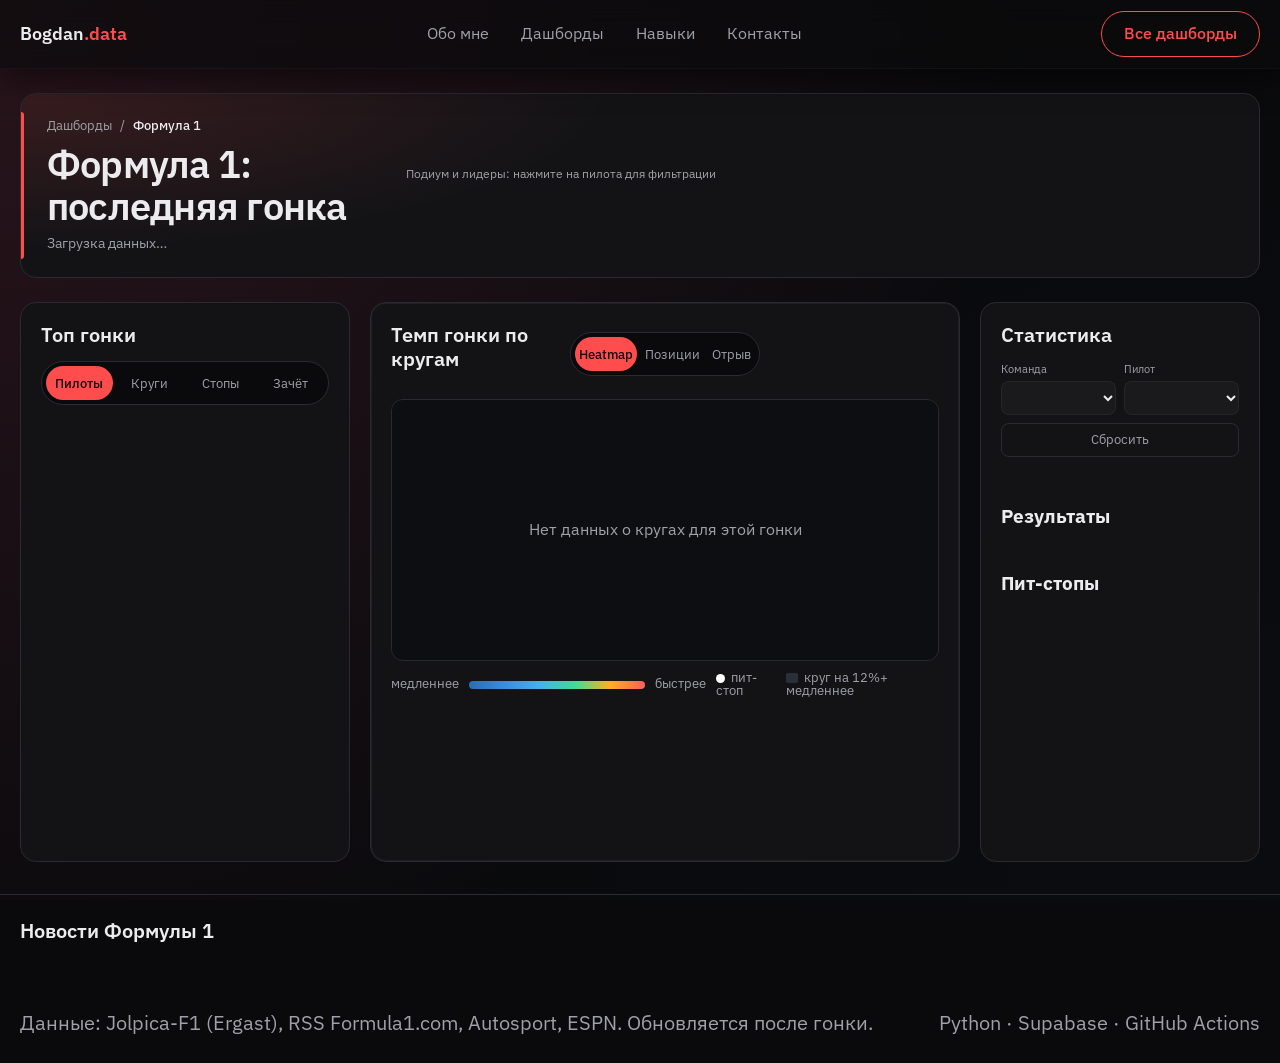
<file: f1.html>
<!doctype html>
<html lang="ru">
<head>
<meta charset="utf-8">
<meta name="viewport" content="width=device-width, initial-scale=1">
<link rel="icon" type="image/svg+xml" href="assets/img/favicon.svg">
<title>Формула 1: последняя гонка | Bogdan Pinashin</title>
<meta name="description" content="Темп гонки по кругам, позиции, пит-стопы, чемпионат и новости последнего Гран-при Формулы 1.">
<meta name="theme-color" content="#0A0A0C">
<link rel="preconnect" href="https://fonts.googleapis.com">
<link rel="preconnect" href="https://fonts.gstatic.com" crossorigin>
<link rel="stylesheet" href="https://fonts.googleapis.com/css2?family=IBM+Plex+Mono:wght@400;500&family=IBM+Plex+Sans:wght@400;500;600&display=swap">
<link rel="stylesheet" href="assets/css/style.css">
<link rel="stylesheet" href="assets/css/sport.css">
<link rel="stylesheet" href="assets/css/f1.css">
</head>
<body class="sport f1">

<header class="top">
  <div class="w">
    <a class="logo" href="index.html">Bogdan<span>.data</span></a>
    <nav class="nav" aria-label="Основное меню">
      <a href="index.html#about">Обо мне</a>
      <a href="index.html#dashboards">Дашборды</a>
      <a href="index.html#skills">Навыки</a>
      <a href="index.html#contacts">Контакты</a>
    </nav>
    <a class="btn" href="index.html#dashboards" style="border-color:var(--ac);color:var(--ac)">Все дашборды</a>
  </div>
</header>

<main>
  <section class="w head">
    <div class="hero-card">
      <div class="hero-text">
        <nav class="crumbs" aria-label="Навигация">
          <a href="index.html#dashboards">Дашборды</a><span aria-hidden="true">/</span><b>Формула 1</b>
        </nav>
        <h1 id="title">Формула 1: последняя гонка</h1>
        <p class="mu" id="subtitle">Загрузка данных…</p>
      </div>
      <div class="hero-games">
        <div class="hero-label">Подиум и лидеры: нажмите на пилота для фильтрации</div>
        <div class="results" id="results" role="group" aria-label="Подиум"></div>
      </div>
    </div>
  </section>

  <section class="w board">

    <!-- СЛЕВА: Топы -->
    <aside class="side side-left" aria-label="Лучшие пилоты, круги и пит-стопы">
      <h2>Топ гонки</h2>
      <p class="mu note" id="leftNote"></p>
      <div class="seg" role="group" aria-label="Что показать" id="leftTabs">
        <button type="button" data-view="drivers" aria-pressed="true">Пилоты</button>
        <button type="button" data-view="laps" aria-pressed="false">Круги</button>
        <button type="button" data-view="pits" aria-pressed="false">Стопы</button>
        <button type="button" data-view="standings" aria-pressed="false">Зачёт</button>
      </div>
      <ol class="rank-list" id="leftList"></ol>
    </aside>

    <!-- ЦЕНТР: Heatmap гонки -->
    <div class="card map-card">
      <div class="map-top">
        <h2 id="chartTitle">Темп гонки</h2>
        <div class="seg" role="group" aria-label="Режим графика" id="modes" style="width: auto; margin-bottom: 0;">
          <button type="button" data-mode="heat" aria-pressed="true">Heatmap</button>
          <button type="button" data-mode="pos" aria-pressed="false">Позиции</button>
          <button type="button" data-mode="gap" aria-pressed="false">Отрыв</button>
        </div>
      </div>
      <div class="chart" id="chart">
        <canvas id="cv" role="img" aria-label="График гонки"></canvas>
        <div class="tip" id="tip" hidden></div>
        <div class="empty" id="mapEmpty" hidden>Нет данных о кругах для этой гонки</div>
      </div>
      <div class="legend" id="legend"></div>
    </div>

    <!-- СПРАВА: Фильтры и статистика -->
    <aside class="side side-right" aria-label="Статистика гонки">
      <h2>Статистика</h2>
      <div class="filters">
        <label>Команда<select class="in" id="fTeam"></select></label>
        <label>Пилот<select class="in" id="fDriver"></select></label>
        <button type="button" class="reset" id="fReset">Сбросить</button>
      </div>
      <p class="mu note" id="selLabel"></p>
      <div class="kpis" id="kpis"></div>

      <h3>Результаты</h3>
      <div class="scroll"><table id="resTable"></table></div>

      <h3>Пит-стопы</h3>
      <div class="scroll"><table id="pitTable"></table></div>
    </aside>
  </section>

  <section class="w news-section">
    <h2>Новости Формулы 1</h2>
    <p class="mu note" id="newsNote"></p>
    <ul class="news" id="news"></ul>
  </section>
</main>

<footer>
  <div class="w mu">
    <span>Данные: Jolpica-F1 (Ergast), RSS Formula1.com, Autosport, ESPN. Обновляется после гонки.</span>
    <span>Python · Supabase · GitHub Actions</span>
  </div>
</footer>

<script src="assets/js/f1.js"></script>
</body>
</html>
</file>
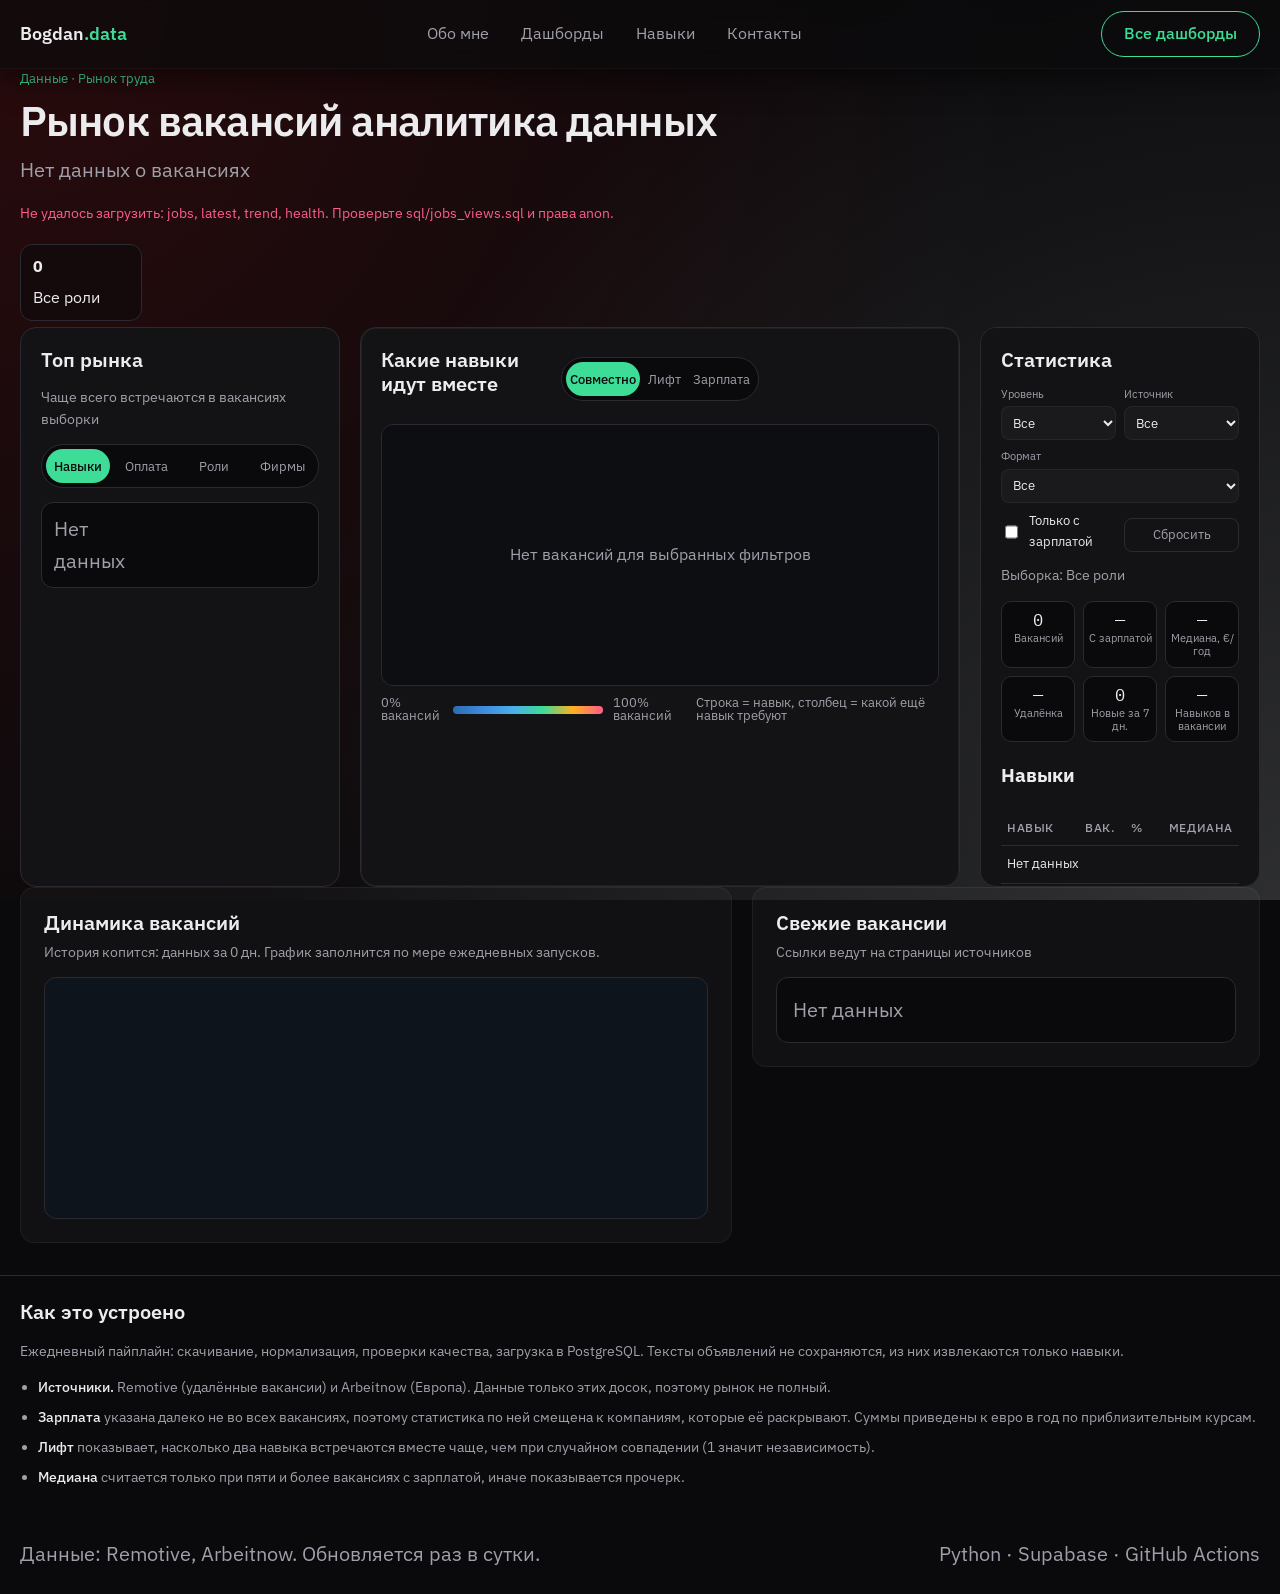
<file: jobs.html>
<!doctype html>
<html lang="ru">
<head>
<meta charset="utf-8">
<meta name="viewport" content="width=device-width, initial-scale=1">
<link rel="icon" type="image/svg+xml" href="assets/img/favicon.svg">
<title>Рынок вакансий аналитика | Bogdan Pinashin</title>
<meta name="description" content="Какие навыки чаще требуют, как они сочетаются и сколько платят: ежедневно обновляемый анализ вакансий для аналитиков данных.">
<meta name="theme-color" content="#0A0A0C">
<link rel="preconnect" href="https://fonts.googleapis.com">
<link rel="preconnect" href="https://fonts.gstatic.com" crossorigin>
<link rel="stylesheet" href="https://fonts.googleapis.com/css2?family=IBM+Plex+Mono:wght@400;500&family=IBM+Plex+Sans:wght@400;500;600&display=swap">
<link rel="stylesheet" href="assets/css/style.css">
<link rel="stylesheet" href="assets/css/sport.css">
<link rel="stylesheet" href="assets/css/jobs.css">
</head>
<body class="sport jobs">

<header class="top">
  <div class="w">
    <a class="logo" href="index.html">Bogdan<span>.data</span></a>
    <nav class="nav" aria-label="Основное меню">
      <a href="index.html#about">Обо мне</a>
      <a href="index.html#dashboards">Дашборды</a>
      <a href="index.html#skills">Навыки</a>
      <a href="index.html#contacts">Контакты</a>
    </nav>
    <a class="btn" href="index.html#dashboards" style="border-color:var(--ac);color:var(--ac)">Все дашборды</a>
  </div>
</header>

<main>
  <section class="w head">
    <div class="lbl">Данные · Рынок труда</div>
    <h1>Рынок вакансий аналитика данных</h1>
    <p class="mu" id="subtitle">Загрузка данных…</p>
    <div class="results" id="results" role="group" aria-label="Роли"></div>
  </section>

  <section class="w board">

    <!-- СЛЕВА: Топы -->
    <aside class="side side-left" aria-label="Топ навыков, зарплат, ролей и компаний">
      <h2>Топ рынка</h2>
      <p class="mu note" id="leftNote"></p>
      <div class="seg" role="group" aria-label="Что показать" id="leftTabs">
        <button type="button" data-view="skills" aria-pressed="true">Навыки</button>
        <button type="button" data-view="salary" aria-pressed="false">Оплата</button>
        <button type="button" data-view="roles" aria-pressed="false">Роли</button>
        <button type="button" data-view="companies" aria-pressed="false">Фирмы</button>
      </div>
      <ol class="rank-list" id="leftList"></ol>
    </aside>

    <!-- ЦЕНТР: Heatmap связей навыков -->
    <div class="card map-card">
      <div class="map-top">
        <h2 id="chartTitle">Какие навыки идут вместе</h2>
        <div class="seg" role="group" aria-label="Режим графика" id="modes" style="width: auto; margin-bottom: 0;">
          <button type="button" data-mode="co" aria-pressed="true">Совместно</button>
          <button type="button" data-mode="lift" aria-pressed="false">Лифт</button>
          <button type="button" data-mode="sal" aria-pressed="false">Зарплата</button>
        </div>
      </div>
      <div class="chart" id="chart">
        <canvas id="cv" role="img" aria-label="График навыков"></canvas>
        <div class="tip" id="tip" hidden></div>
        <div class="empty" id="mapEmpty" hidden>Нет вакансий для выбранных фильтров</div>
      </div>
      <div class="legend" id="legend"></div>
    </div>

    <!-- СПРАВА: Фильтры и статистика -->
    <aside class="side side-right" aria-label="Статистика">
      <h2>Статистика</h2>
      <div class="filters">
        <label>Уровень<select class="in" id="fLevel"></select></label>
        <label>Источник<select class="in" id="fSource"></select></label>
        <label>Формат<select class="in" id="fRemote"></select></label>
        <label class="check"><input type="checkbox" id="fSalary"> Только с зарплатой</label>
        <button type="button" class="reset" id="fReset">Сбросить</button>
      </div>
      <p class="mu note" id="selLabel"></p>
      <div class="kpis" id="kpis"></div>

      <h3>Навыки</h3>
      <div class="scroll"><table id="skillTable"></table></div>

      <h3>Здоровье пайплайна</h3>
      <div class="scroll"><table id="healthTable"></table></div>
    </aside>
  </section>

  <section class="w below">
    <div class="card">
      <h2>Динамика вакансий</h2>
      <p class="mu note" id="trendNote"></p>
      <div class="chart" id="trendBox"><canvas id="trend" role="img" aria-label="Динамика числа вакансий"></canvas></div>
      <div class="legend" id="trendLegend"></div>
    </div>
    <div class="card">
      <h2>Свежие вакансии</h2>
      <p class="mu note">Ссылки ведут на страницы источников</p>
      <ul class="news" id="latest"></ul>
    </div>
  </section>

  <section class="w news-section">
    <h2>Как это устроено</h2>
    <p class="mu note">Ежедневный пайплайн: скачивание, нормализация, проверки качества, загрузка в PostgreSQL. Тексты объявлений не сохраняются, из них извлекаются только навыки.</p>
    <ul class="notes">
      <li><b>Источники.</b> Remotive (удалённые вакансии) и Arbeitnow (Европа). Данные только этих досок, поэтому рынок не полный.</li>
      <li><b>Зарплата</b> указана далеко не во всех вакансиях, поэтому статистика по ней смещена к компаниям, которые её раскрывают. Суммы приведены к евро в год по приблизительным курсам.</li>
      <li><b>Лифт</b> показывает, насколько два навыка встречаются вместе чаще, чем при случайном совпадении (1 значит независимость).</li>
      <li><b>Медиана</b> считается только при пяти и более вакансиях с зарплатой, иначе показывается прочерк.</li>
    </ul>
  </section>
</main>

<footer>
  <div class="w mu">
    <span>Данные: <a href="https://remotive.com" rel="noopener">Remotive</a>, <a href="https://www.arbeitnow.com" rel="noopener">Arbeitnow</a>. Обновляется раз в сутки.</span>
    <span>Python · Supabase · GitHub Actions</span>
  </div>
</footer>

<script src="assets/js/jobs.js"></script>
</body>
</html>
</file>
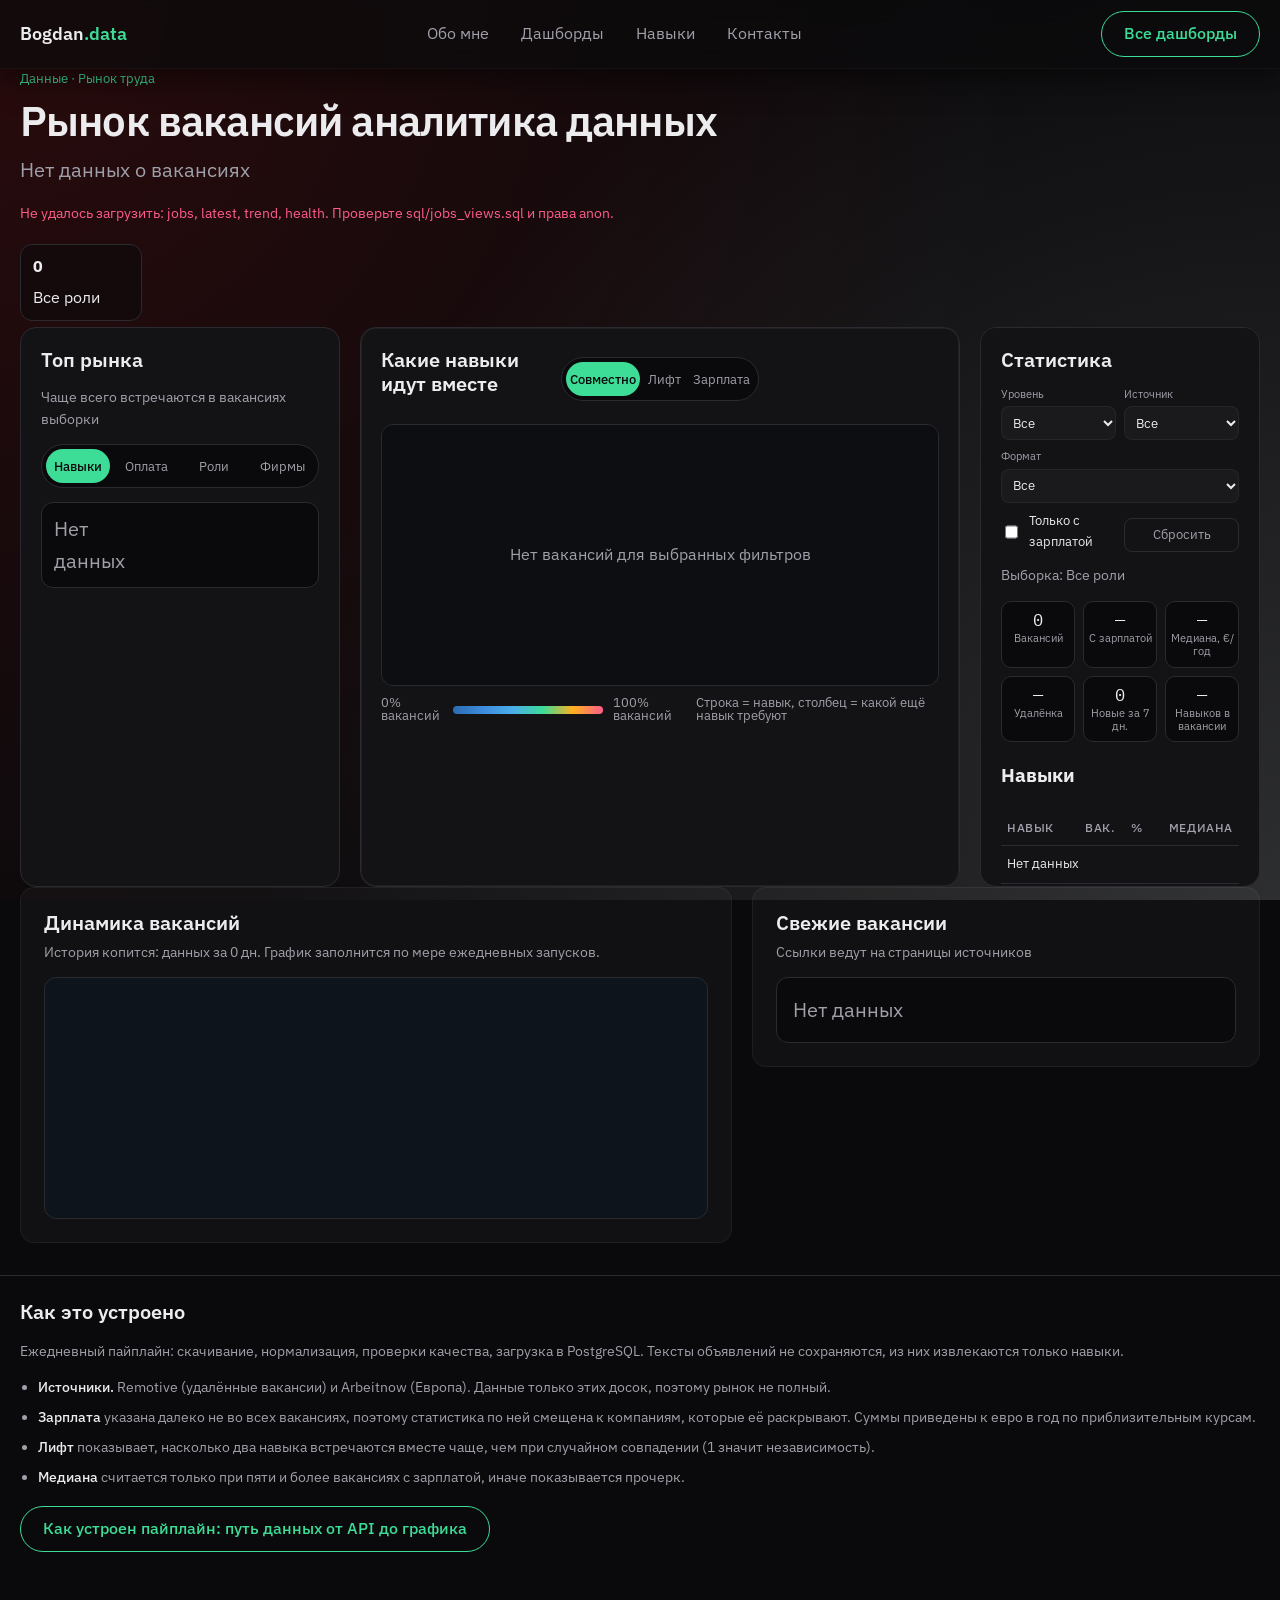
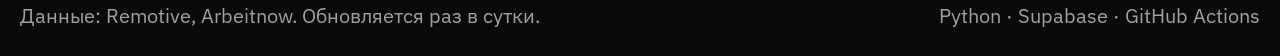
<file: jobs2.html>
<!doctype html>
<html lang="ru">
<head>
<meta charset="utf-8">
<meta name="viewport" content="width=device-width, initial-scale=1">
<link rel="icon" type="image/svg+xml" href="assets/img/favicon.svg">
<title>Рынок вакансий аналитика | Bogdan Pinashin</title>
<meta name="description" content="Какие навыки чаще требуют, как они сочетаются и сколько платят: ежедневно обновляемый анализ вакансий для аналитиков данных.">
<meta name="theme-color" content="#0A0A0C">
<link rel="preconnect" href="https://fonts.googleapis.com">
<link rel="preconnect" href="https://fonts.gstatic.com" crossorigin>
<link rel="stylesheet" href="https://fonts.googleapis.com/css2?family=IBM+Plex+Mono:wght@400;500&family=IBM+Plex+Sans:wght@400;500;600&display=swap">
<link rel="stylesheet" href="assets/css/style.css">
<link rel="stylesheet" href="assets/css/sport.css">
<link rel="stylesheet" href="assets/css/jobs.css">
</head>
<body class="sport jobs">

<header class="top">
  <div class="w">
    <a class="logo" href="index.html">Bogdan<span>.data</span></a>
    <nav class="nav" aria-label="Основное меню">
      <a href="index.html#about">Обо мне</a>
      <a href="index.html#dashboards">Дашборды</a>
      <a href="index.html#skills">Навыки</a>
      <a href="index.html#contacts">Контакты</a>
    </nav>
    <a class="btn" href="index.html#dashboards" style="border-color:var(--ac);color:var(--ac)">Все дашборды</a>
  </div>
</header>

<main>
  <section class="w head">
    <div class="lbl">Данные · Рынок труда</div>
    <h1>Рынок вакансий аналитика данных</h1>
    <p class="mu" id="subtitle">Загрузка данных…</p>
    <div class="results" id="results" role="group" aria-label="Роли"></div>
  </section>

  <section class="w board">

    <!-- СЛЕВА: Топы -->
    <aside class="side side-left" aria-label="Топ навыков, зарплат, ролей и компаний">
      <h2>Топ рынка</h2>
      <p class="mu note" id="leftNote"></p>
      <div class="seg" role="group" aria-label="Что показать" id="leftTabs">
        <button type="button" data-view="skills" aria-pressed="true">Навыки</button>
        <button type="button" data-view="salary" aria-pressed="false">Оплата</button>
        <button type="button" data-view="roles" aria-pressed="false">Роли</button>
        <button type="button" data-view="companies" aria-pressed="false">Фирмы</button>
      </div>
      <ol class="rank-list" id="leftList"></ol>
    </aside>

    <!-- ЦЕНТР: Heatmap связей навыков -->
    <div class="card map-card">
      <div class="map-top">
        <h2 id="chartTitle">Какие навыки идут вместе</h2>
        <div class="seg" role="group" aria-label="Режим графика" id="modes" style="width: auto; margin-bottom: 0;">
          <button type="button" data-mode="co" aria-pressed="true">Совместно</button>
          <button type="button" data-mode="lift" aria-pressed="false">Лифт</button>
          <button type="button" data-mode="sal" aria-pressed="false">Зарплата</button>
        </div>
      </div>
      <div class="chart" id="chart">
        <canvas id="cv" role="img" aria-label="График навыков"></canvas>
        <div class="tip" id="tip" hidden></div>
        <div class="empty" id="mapEmpty" hidden>Нет вакансий для выбранных фильтров</div>
      </div>
      <div class="legend" id="legend"></div>
    </div>

    <!-- СПРАВА: Фильтры и статистика -->
    <aside class="side side-right" aria-label="Статистика">
      <h2>Статистика</h2>
      <div class="filters">
        <label>Уровень<select class="in" id="fLevel"></select></label>
        <label>Источник<select class="in" id="fSource"></select></label>
        <label>Формат<select class="in" id="fRemote"></select></label>
        <label class="check"><input type="checkbox" id="fSalary"> Только с зарплатой</label>
        <button type="button" class="reset" id="fReset">Сбросить</button>
      </div>
      <p class="mu note" id="selLabel"></p>
      <div class="kpis" id="kpis"></div>

      <h3>Навыки</h3>
      <div class="scroll"><table id="skillTable"></table></div>

      <h3>Здоровье пайплайна</h3>
      <div class="scroll"><table id="healthTable"></table></div>
    </aside>
  </section>

  <section class="w below">
    <div class="card">
      <h2>Динамика вакансий</h2>
      <p class="mu note" id="trendNote"></p>
      <div class="chart" id="trendBox"><canvas id="trend" role="img" aria-label="Динамика числа вакансий"></canvas></div>
      <div class="legend" id="trendLegend"></div>
    </div>
    <div class="card">
      <h2>Свежие вакансии</h2>
      <p class="mu note">Ссылки ведут на страницы источников</p>
      <ul class="news" id="latest"></ul>
    </div>
  </section>

  <section class="w news-section">
    <h2>Как это устроено</h2>
    <p class="mu note">Ежедневный пайплайн: скачивание, нормализация, проверки качества, загрузка в PostgreSQL. Тексты объявлений не сохраняются, из них извлекаются только навыки.</p>
    <ul class="notes">
      <li><b>Источники.</b> Remotive (удалённые вакансии) и Arbeitnow (Европа). Данные только этих досок, поэтому рынок не полный.</li>
      <li><b>Зарплата</b> указана далеко не во всех вакансиях, поэтому статистика по ней смещена к компаниям, которые её раскрывают. Суммы приведены к евро в год по приблизительным курсам.</li>
      <li><b>Лифт</b> показывает, насколько два навыка встречаются вместе чаще, чем при случайном совпадении (1 значит независимость).</li>
      <li><b>Медиана</b> считается только при пяти и более вакансиях с зарплатой, иначе показывается прочерк.</li>
    </ul>
    <p style="margin:16px 0 0"><a class="btn" href="pipeline.html" style="border-color:var(--ac);color:var(--ac)">Как устроен пайплайн: путь данных от API до графика</a></p>
  </section>
</main>

<footer>
  <div class="w mu">
    <span>Данные: <a href="https://remotive.com" rel="noopener">Remotive</a>, <a href="https://www.arbeitnow.com" rel="noopener">Arbeitnow</a>. Обновляется раз в сутки.</span>
    <span>Python · Supabase · GitHub Actions</span>
  </div>
</footer>

<script src="assets/js/jobs.js"></script>
</body>
</html>
</file>
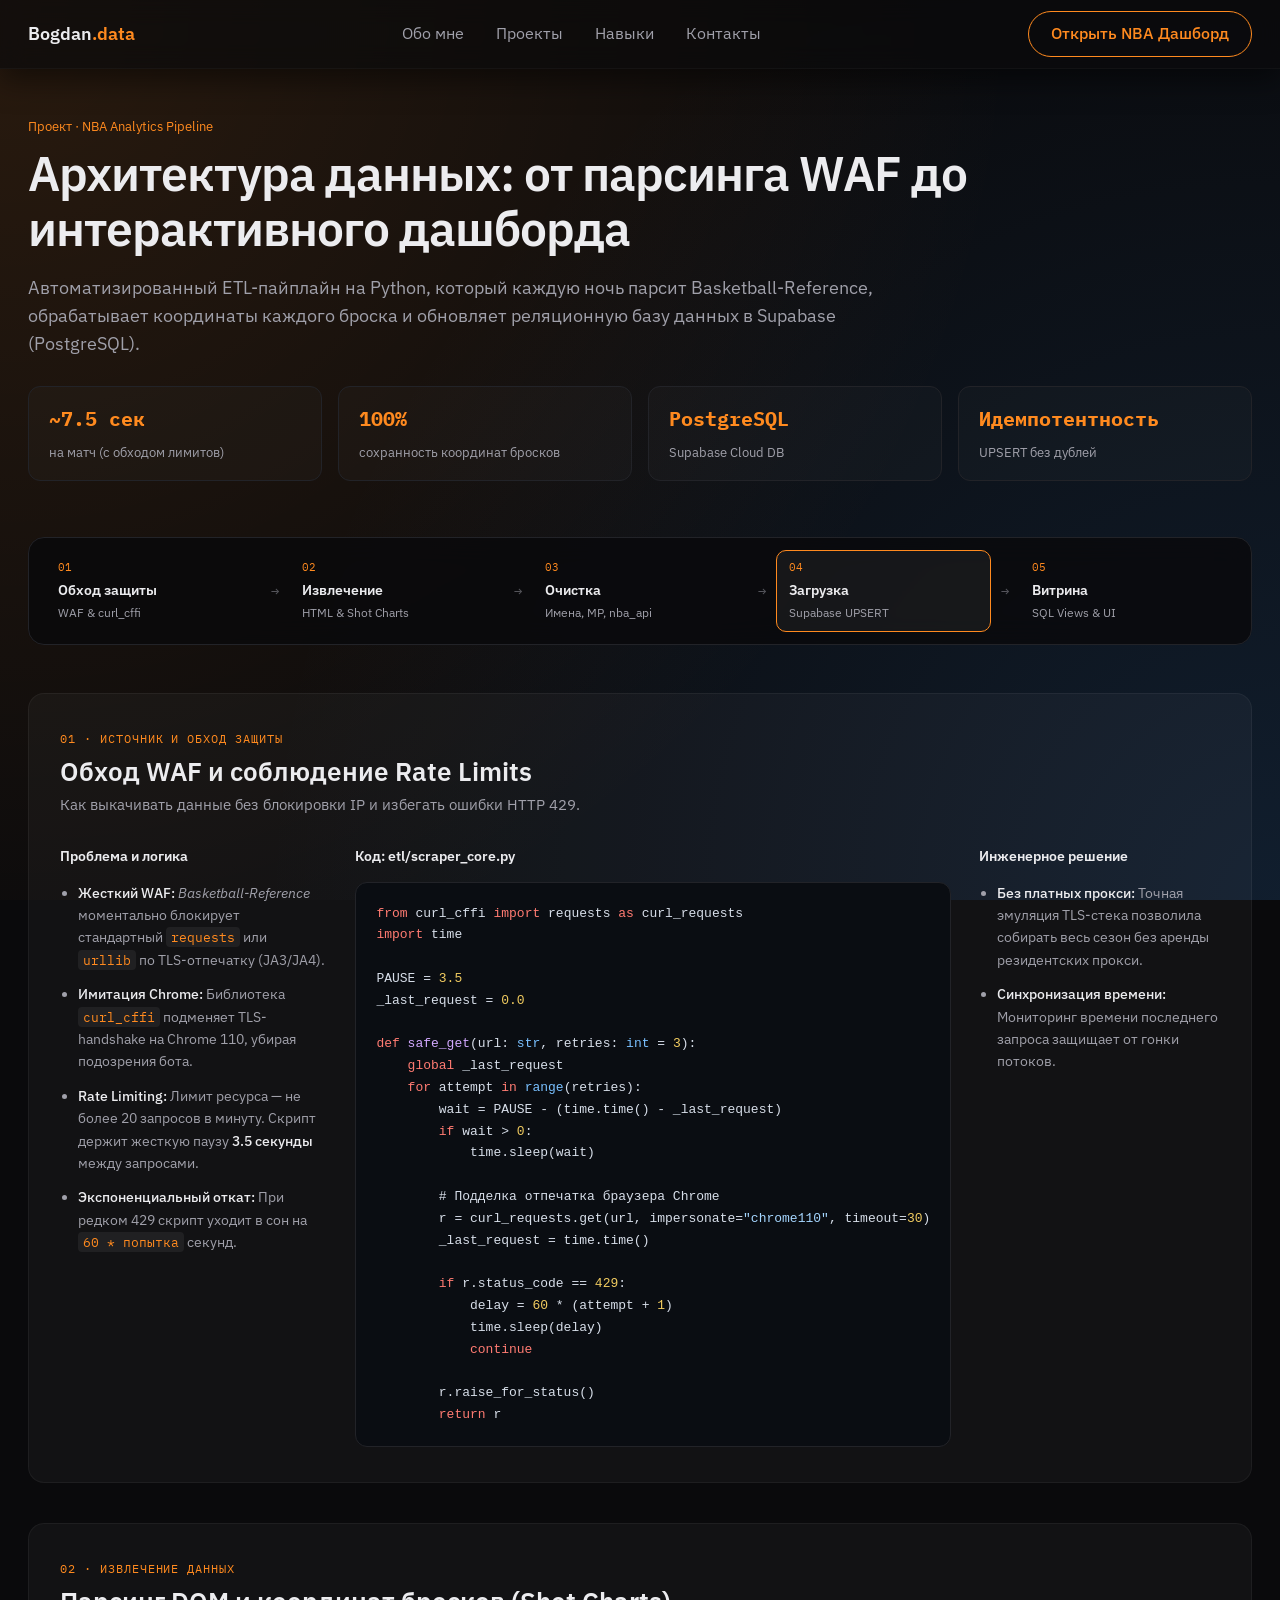
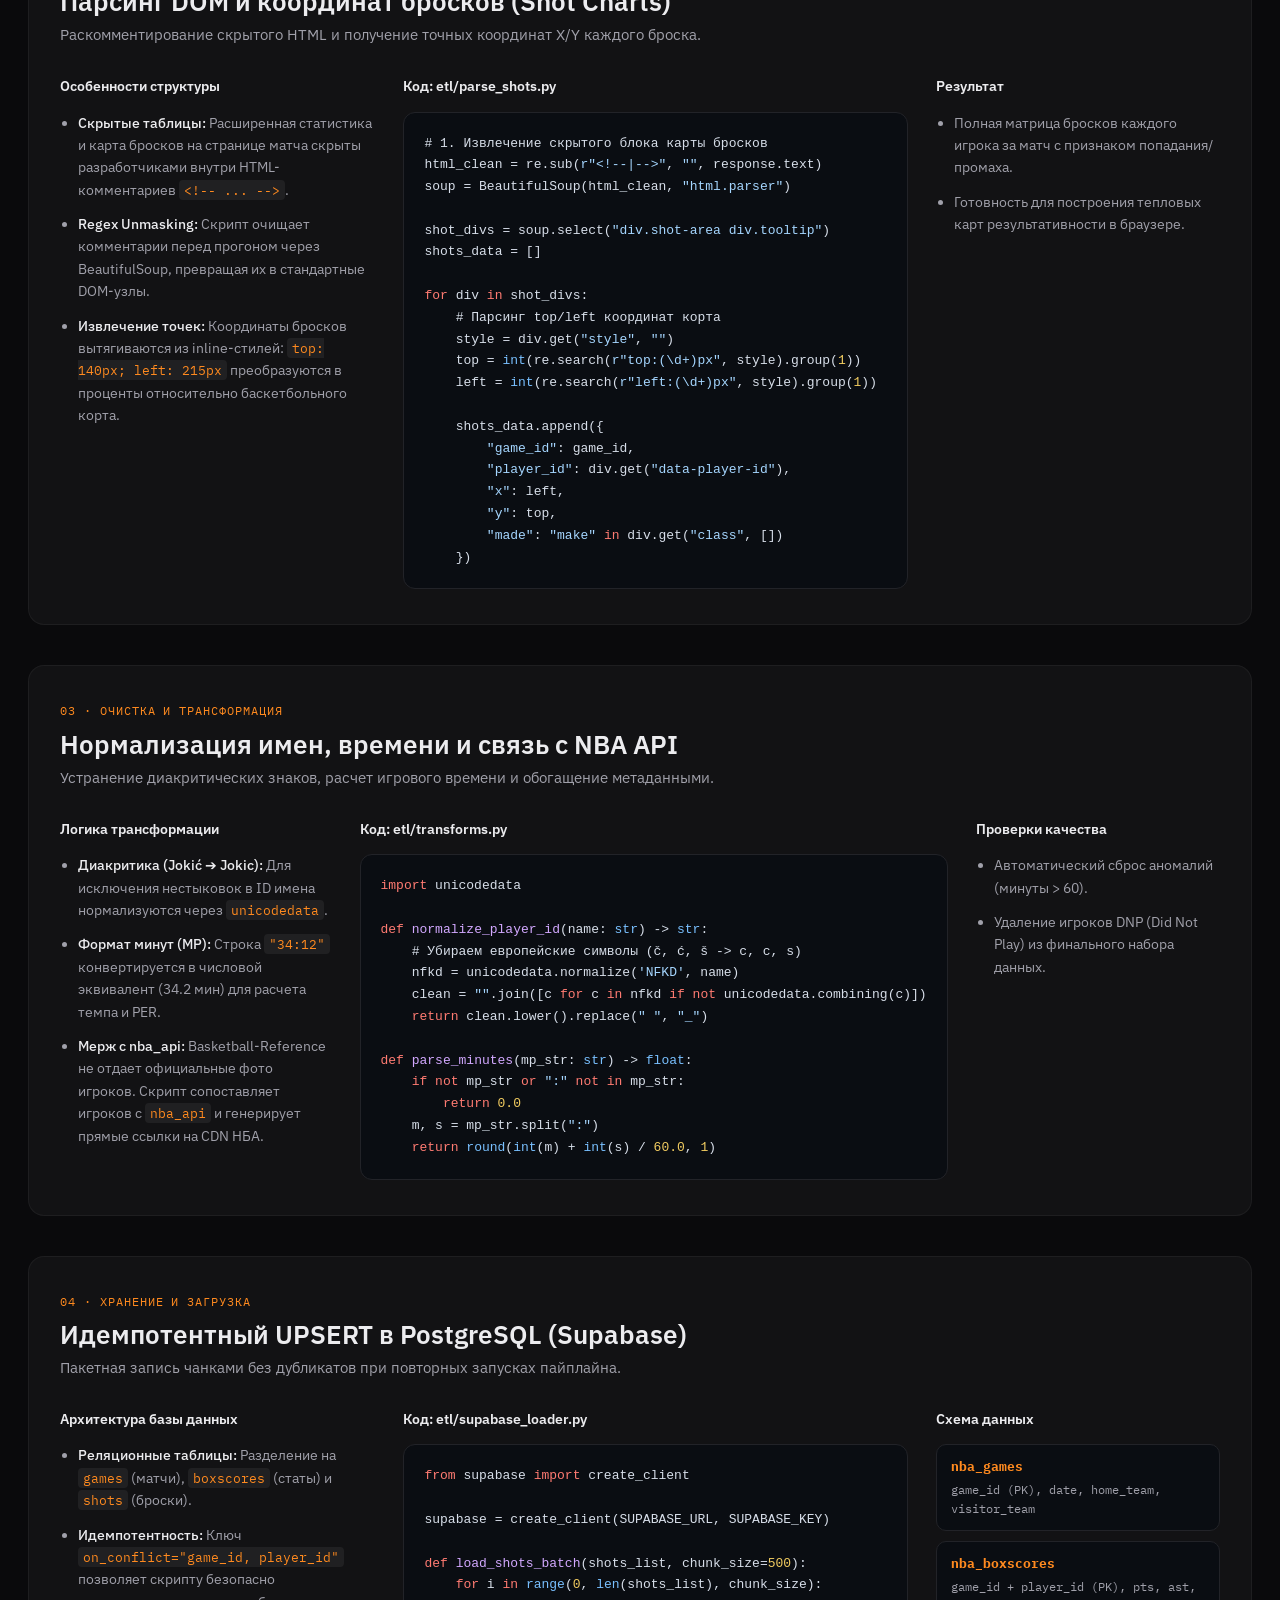
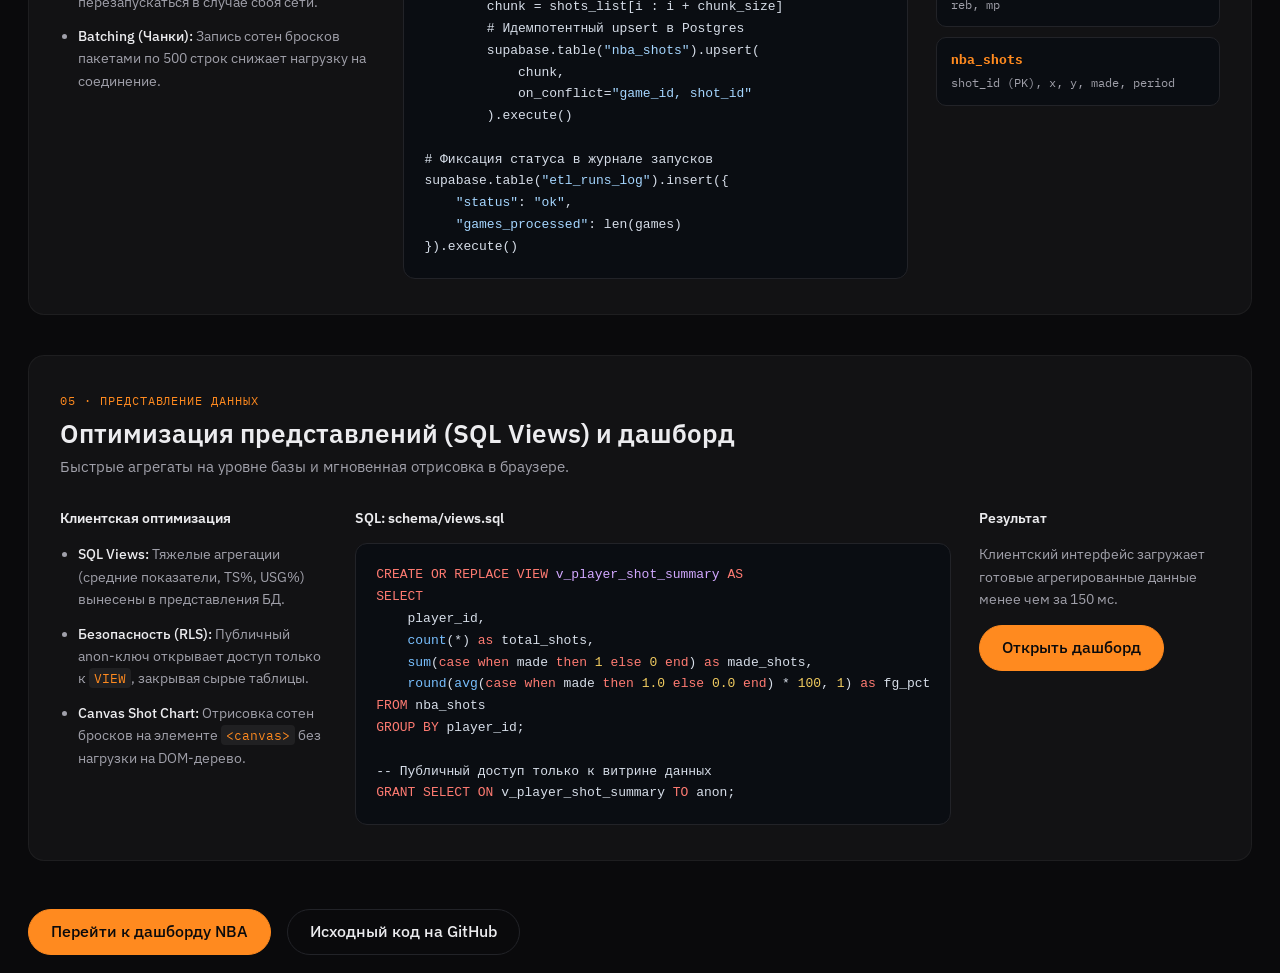
<file: pipeline.html>
<!doctype html>
<html lang="ru">
<head>
<meta charset="utf-8">
<meta name="viewport" content="width=device-width, initial-scale=1">
<link rel="icon" type="image/svg+xml" href="assets/img/favicon.svg">
<title>Архитектура данных: NBA ETL Pipeline | Bogdan Pinashin</title>
<meta name="description" content="Как устроена автоматическая система сбора и обработки спортивной аналитики NBA: парсинг Basketball-Reference в обход WAF, нормализация и загрузка в PostgreSQL.">
<meta name="theme-color" content="#0A0A0C">
<link rel="preconnect" href="https://fonts.googleapis.com">
<link rel="preconnect" href="https://fonts.gstatic.com" crossorigin>
<link rel="stylesheet" href="https://fonts.googleapis.com/css2?family=IBM+Plex+Mono:wght@400;500&family=IBM+Plex+Sans:wght@400;500;600&display=swap">
<link rel="stylesheet" href="assets/css/style.css">
<link rel="stylesheet" href="assets/css/pipeline.css">
</head>
<body class="pipe">

<header class="top">
  <div class="w">
    <a class="logo" href="index.html">Bogdan<span>.data</span></a>
    <nav class="nav" aria-label="Основное меню">
      <a href="index.html#about">Обо мне</a>
      <a href="index.html#projects">Проекты</a>
      <a href="index.html#skills">Навыки</a>
      <a href="index.html#contacts">Контакты</a>
    </nav>
    <a class="btn" href="sport_new.html" style="border-color:var(--ac);color:var(--ac)">Открыть NBA Дашборд</a>
  </div>
</header>

<main class="w">
  <!-- Вводный блок -->
  <section class="intro">
    <div class="lbl">Проект · NBA Analytics Pipeline</div>
    <h1>Архитектура данных: от парсинга WAF до интерактивного дашборда</h1>
    <p class="mu lead">Автоматизированный ETL-пайплайн на Python, который каждую ночь парсит Basketball-Reference, обрабатывает координаты каждого броска и обновляет реляционную базу данных в Supabase (PostgreSQL).</p>
    
    <div class="hood-quick-stats">
      <div class="hqs-item"><b>~7.5 сек</b><span>на матч (с обходом лимитов)</span></div>
      <div class="hqs-item"><b>100%</b><span>сохранность координат бросков</span></div>
      <div class="hqs-item"><b>PostgreSQL</b><span>Supabase Cloud DB</span></div>
      <div class="hqs-item"><b>Идемпотентность</b><span>UPSERT без дублей</span></div>
    </div>
  </section>

  <!-- Интерактивная быстрая навигация по этапам -->
  <nav class="flow-nav" aria-label="Навигация по этапам">
    <a href="#stage-1" class="node-link">
      <span class="num">01</span>
      <b>Обход защиты</b>
      <span class="sub">WAF & curl_cffi</span>
    </a>
    <div class="link-arrow">→</div>
    <a href="#stage-2" class="node-link">
      <span class="num">02</span>
      <b>Извлечение</b>
      <span class="sub">HTML & Shot Charts</span>
    </a>
    <div class="link-arrow">→</div>
    <a href="#stage-3" class="node-link">
      <span class="num">03</span>
      <b>Очистка</b>
      <span class="sub">Имена, MP, nba_api</span>
    </a>
    <div class="link-arrow">→</div>
    <a href="#stage-4" class="node-link">
      <span class="num">04</span>
      <b>Загрузка</b>
      <span class="sub">Supabase UPSERT</span>
    </a>
    <div class="link-arrow">→</div>
    <a href="#stage-5" class="node-link">
      <span class="num">05</span>
      <b>Витрина</b>
      <span class="sub">SQL Views & UI</span>
    </a>
  </nav>

  <!-- ВЕРТИКАЛЬНЫЕ СЕКЦИИ (ЭТАП ЗА ЭТАПОМ) -->
  <div class="stages-stream">
    
    <!-- ЭТАП 1 -->
    <section class="stage-section card" id="stage-1">
      <div class="stage-badge">01 · ИСТОЧНИК И ОБХОД ЗАЩИТЫ</div>
      <h2>Обход WAF и соблюдение Rate Limits</h2>
      <p class="tag">Как выкачивать данные без блокировки IP и избегать ошибки HTTP 429.</p>

      <div class="cols">
        <div class="col">
          <h3>Проблема и логика</h3>
          <ul>
            <li><b>Жесткий WAF:</b> <i>Basketball-Reference</i> моментально блокирует стандартный <code>requests</code> или <code>urllib</code> по TLS-отпечатку (JA3/JA4).</li>
            <li><b>Имитация Chrome:</b> Библиотека <code>curl_cffi</code> подменяет TLS-handshake на Chrome 110, убирая подозрения бота.</li>
            <li><b>Rate Limiting:</b> Лимит ресурса — не более 20 запросов в минуту. Скрипт держит жесткую паузу <b>3.5 секунды</b> между запросами.</li>
            <li><b>Экспоненциальный откат:</b> При редком 429 скрипт уходит в сон на <code>60 * попытка</code> секунд.</li>
          </ul>
        </div>
        <div class="col wide">
          <h3>Код: etl/scraper_core.py</h3>
          <pre class="code"><code><span class="k">from</span> curl_cffi <span class="k">import</span> requests <span class="k">as</span> curl_requests
<span class="k">import</span> time

PAUSE = <span class="n">3.5</span>
_last_request = <span class="n">0.0</span>

<span class="k">def</span> <span class="f">safe_get</span>(url: <span class="t">str</span>, retries: <span class="t">int</span> = <span class="n">3</span>):
    <span class="k">global</span> _last_request
    <span class="k">for</span> attempt <span class="k">in</span> <span class="t">range</span>(retries):
        wait = PAUSE - (time.time() - _last_request)
        <span class="k">if</span> wait > <span class="n">0</span>:
            time.sleep(wait)
            
        <span class="c"># Подделка отпечатка браузера Chrome</span>
        r = curl_requests.get(url, impersonate=<span class="s">"chrome110"</span>, timeout=<span class="n">30</span>)
        _last_request = time.time()
        
        <span class="k">if</span> r.status_code == <span class="n">429</span>:
            delay = <span class="n">60</span> * (attempt + <span class="n">1</span>)
            time.sleep(delay)
            <span class="k">continue</span>
            
        r.raise_for_status()
        <span class="k">return</span> r</code></pre>
        </div>
        <div class="col">
          <h3>Инженерное решение</h3>
          <ul>
            <li><b>Без платных прокси:</b> Точная эмуляция TLS-стека позволила собирать весь сезон без аренды резидентских прокси.</li>
            <li><b>Синхронизация времени:</b> Мониторинг времени последнего запроса защищает от гонки потоков.</li>
          </ul>
        </div>
      </div>
    </section>

    <!-- ЭТАП 2 -->
    <section class="stage-section card" id="stage-2">
      <div class="stage-badge">02 · ИЗВЛЕЧЕНИЕ ДАННЫХ</div>
      <h2>Парсинг DOM и координат бросков (Shot Charts)</h2>
      <p class="tag">Раскомментирование скрытого HTML и получение точных координат X/Y каждого броска.</p>

      <div class="cols">
        <div class="col">
          <h3>Особенности структуры</h3>
          <ul>
            <li><b>Скрытые таблицы:</b> Расширенная статистика и карта бросков на странице матча скрыты разработчиками внутри HTML-комментариев <code>&lt;!-- ... --&gt;</code>.</li>
            <li><b>Regex Unmasking:</b> Скрипт очищает комментарии перед прогоном через BeautifulSoup, превращая их в стандартные DOM-узлы.</li>
            <li><b>Извлечение точек:</b> Координаты бросков вытягиваются из inline-стилей: <code>top: 140px; left: 215px</code> преобразуются в проценты относительно баскетбольного корта.</li>
          </ul>
        </div>
        <div class="col wide">
          <h3>Код: etl/parse_shots.py</h3>
          <pre class="code"><code><span class="c"># 1. Извлечение скрытого блока карты бросков</span>
html_clean = re.sub(<span class="s">r"&lt;!--|--&gt;"</span>, <span class="s">""</span>, response.text)
soup = BeautifulSoup(html_clean, <span class="s">"html.parser"</span>)

shot_divs = soup.select(<span class="s">"div.shot-area div.tooltip"</span>)
shots_data = []

<span class="k">for</span> div <span class="k">in</span> shot_divs:
    <span class="c"># Парсинг top/left координат корта</span>
    style = div.get(<span class="s">"style"</span>, <span class="s">""</span>)
    top = <span class="t">int</span>(re.search(<span class="s">r"top:(\d+)px"</span>, style).group(<span class="n">1</span>))
    left = <span class="t">int</span>(re.search(<span class="s">r"left:(\d+)px"</span>, style).group(<span class="n">1</span>))
    
    shots_data.append({
        <span class="s">"game_id"</span>: game_id,
        <span class="s">"player_id"</span>: div.get(<span class="s">"data-player-id"</span>),
        <span class="s">"x"</span>: left,
        <span class="s">"y"</span>: top,
        <span class="s">"made"</span>: <span class="s">"make"</span> <span class="k">in</span> div.get(<span class="s">"class"</span>, [])
    })</code></pre>
        </div>
        <div class="col">
          <h3>Результат</h3>
          <ul>
            <li>Полная матрица бросков каждого игрока за матч с признаком попадания/промаха.</li>
            <li>Готовность для построения тепловых карт результативности в браузере.</li>
          </ul>
        </div>
      </div>
    </section>

    <!-- ЭТАП 3 -->
    <section class="stage-section card" id="stage-3">
      <div class="stage-badge">03 · ОЧИСТКА И ТРАНСФОРМАЦИЯ</div>
      <h2>Нормализация имен, времени и связь с NBA API</h2>
      <p class="tag">Устранение диакритических знаков, расчет игрового времени и обогащение метаданными.</p>

      <div class="cols">
        <div class="col">
          <h3>Логика трансформации</h3>
          <ul>
            <li><b>Диакритика (Jokić ➔ Jokic):</b> Для исключения нестыковок в ID имена нормализуются через <code>unicodedata</code>.</li>
            <li><b>Формат минут (MP):</b> Строка <code>"34:12"</code> конвертируется в числовой эквивалент (34.2 мин) для расчета темпа и PER.</li>
            <li><b>Мерж с nba_api:</b> Basketball-Reference не отдает официальные фото игроков. Скрипт сопоставляет игроков с <code>nba_api</code> и генерирует прямые ссылки на CDN НБА.</li>
          </ul>
        </div>
        <div class="col wide">
          <h3>Код: etl/transforms.py</h3>
          <pre class="code"><code><span class="k">import</span> unicodedata

<span class="k">def</span> <span class="f">normalize_player_id</span>(name: <span class="t">str</span>) -> <span class="t">str</span>:
    <span class="c"># Убираем европейские символы (č, ć, š -> c, c, s)</span>
    nfkd = unicodedata.normalize(<span class="s">'NFKD'</span>, name)
    clean = <span class="s">""</span>.join([c <span class="k">for</span> c <span class="k">in</span> nfkd <span class="k">if not</span> unicodedata.combining(c)])
    <span class="k">return</span> clean.lower().replace(<span class="s">" "</span>, <span class="s">"_"</span>)

<span class="k">def</span> <span class="f">parse_minutes</span>(mp_str: <span class="t">str</span>) -> <span class="t">float</span>:
    <span class="k">if not</span> mp_str <span class="k">or</span> <span class="s">":"</span> <span class="k">not in</span> mp_str:
        <span class="k">return</span> <span class="n">0.0</span>
    m, s = mp_str.split(<span class="s">":"</span>)
    <span class="k">return</span> <span class="t">round</span>(<span class="t">int</span>(m) + <span class="t">int</span>(s) / <span class="n">60.0</span>, <span class="n">1</span>)</code></pre>
        </div>
        <div class="col">
          <h3>Проверки качества</h3>
          <ul>
            <li>Автоматический сброс аномалий (минуты > 60).</li>
            <li>Удаление игроков DNP (Did Not Play) из финального набора данных.</li>
          </ul>
        </div>
      </div>
    </section>

    <!-- ЭТАП 4 -->
    <section class="stage-section card" id="stage-4">
      <div class="stage-badge">04 · ХРАНЕНИЕ И ЗАГРУЗКА</div>
      <h2>Идемпотентный UPSERT в PostgreSQL (Supabase)</h2>
      <p class="tag">Пакетная запись чанками без дубликатов при повторных запусках пайплайна.</p>

      <div class="cols">
        <div class="col">
          <h3>Архитектура базы данных</h3>
          <ul>
            <li><b>Реляционные таблицы:</b> Разделение на <code>games</code> (матчи), <code>boxscores</code> (статы) и <code>shots</code> (броски).</li>
            <li><b>Идемпотентность:</b> Ключ <code>on_conflict="game_id, player_id"</code> позволяет скрипту безопасно перезапускаться в случае сбоя сети.</li>
            <li><b>Batching (Чанки):</b> Запись сотен бросков пакетами по 500 строк снижает нагрузку на соединение.</li>
          </ul>
        </div>
        <div class="col wide">
          <h3>Код: etl/supabase_loader.py</h3>
          <pre class="code"><code><span class="k">from</span> supabase <span class="k">import</span> create_client

supabase = create_client(SUPABASE_URL, SUPABASE_KEY)

<span class="k">def</span> <span class="f">load_shots_batch</span>(shots_list, chunk_size=<span class="n">500</span>):
    <span class="k">for</span> i <span class="k">in</span> <span class="t">range</span>(<span class="n">0</span>, <span class="t">len</span>(shots_list), chunk_size):
        chunk = shots_list[i : i + chunk_size]
        <span class="c"># Идемпотентный upsert в Postgres</span>
        supabase.table(<span class="s">"nba_shots"</span>).upsert(
            chunk, 
            on_conflict=<span class="s">"game_id, shot_id"</span>
        ).execute()

<span class="c"># Фиксация статуса в журнале запусков</span>
supabase.table(<span class="s">"etl_runs_log"</span>).insert({
    <span class="s">"status"</span>: <span class="s">"ok"</span>,
    <span class="s">"games_processed"</span>: len(games)
}).execute()</code></pre>
        </div>
        <div class="col">
          <h3>Схема данных</h3>
          <div class="tbl-mini">
            <b>nba_games</b>
            <span>game_id (PK), date, home_team, visitor_team</span>
          </div>
          <div class="tbl-mini">
            <b>nba_boxscores</b>
            <span>game_id + player_id (PK), pts, ast, reb, mp</span>
          </div>
          <div class="tbl-mini">
            <b>nba_shots</b>
            <span>shot_id (PK), x, y, made, period</span>
          </div>
        </div>
      </div>
    </section>

    <!-- ЭТАП 5 -->
    <section class="stage-section card" id="stage-5">
      <div class="stage-badge">05 · ПРЕДСТАВЛЕНИЕ ДАННЫХ</div>
      <h2>Оптимизация представлений (SQL Views) и дашборд</h2>
      <p class="tag">Быстрые агрегаты на уровне базы и мгновенная отрисовка в браузере.</p>

      <div class="cols">
        <div class="col">
          <h3>Клиентская оптимизация</h3>
          <ul>
            <li><b>SQL Views:</b> Тяжелые агрегации (средние показатели, TS%, USG%) вынесены в представления БД.</li>
            <li><b>Безопасность (RLS):</b> Публичный anon-ключ открывает доступ только к <code>VIEW</code>, закрывая сырые таблицы.</li>
            <li><b>Canvas Shot Chart:</b> Отрисовка сотен бросков на элементе <code>&lt;canvas&gt;</code> без нагрузки на DOM-дерево.</li>
          </ul>
        </div>
        <div class="col wide">
          <h3>SQL: schema/views.sql</h3>
          <pre class="code"><code><span class="k">CREATE OR REPLACE VIEW</span> <span class="f">v_player_shot_summary</span> <span class="k">AS</span>
<span class="k">SELECT</span> 
    player_id,
    <span class="t">count</span>(*) <span class="k">as</span> total_shots,
    <span class="t">sum</span>(<span class="k">case when</span> made <span class="k">then</span> <span class="n">1</span> <span class="k">else</span> <span class="n">0</span> <span class="k">end</span>) <span class="k">as</span> made_shots,
    <span class="t">round</span>(<span class="t">avg</span>(<span class="k">case when</span> made <span class="k">then</span> <span class="n">1.0</span> <span class="k">else</span> <span class="n">0.0</span> <span class="k">end</span>) * <span class="n">100</span>, <span class="n">1</span>) <span class="k">as</span> fg_pct
<span class="k">FROM</span> nba_shots
<span class="k">GROUP BY</span> player_id;

<span class="c">-- Публичный доступ только к витрине данных</span>
<span class="k">GRANT SELECT ON</span> v_player_shot_summary <span class="k">TO</span> anon;</code></pre>
        </div>
        <div class="col">
          <h3>Результат</h3>
          <p class="mu" style="font-size:14px; margin-bottom:14px;">Клиентский интерфейс загружает готовые агрегированные данные менее чем за 150 мс.</p>
          <a class="btn pri" href="sport_new.html">Открыть дашборд</a>
        </div>
      </div>
    </section>

  </div>

  <section class="cta">
    <a class="btn pri" href="sport_new.html">Перейти к дашборду NBA</a>
    <a class="btn" href="https://github.com/h0usehome" target="_blank" rel="noopener">Исходный код на GitHub</a>
  </section>
</main>

<footer>
  <div class="w mu">
    <span>Архитектура данных спроектирована и реализована Богданом Пинашиным.</span>
    <span>Python · curl_cffi · Supabase (PostgreSQL) · Chart.js</span>
  </div>
</footer>

<script src="assets/js/pipeline.js"></script>
</body>
</html>
</file>
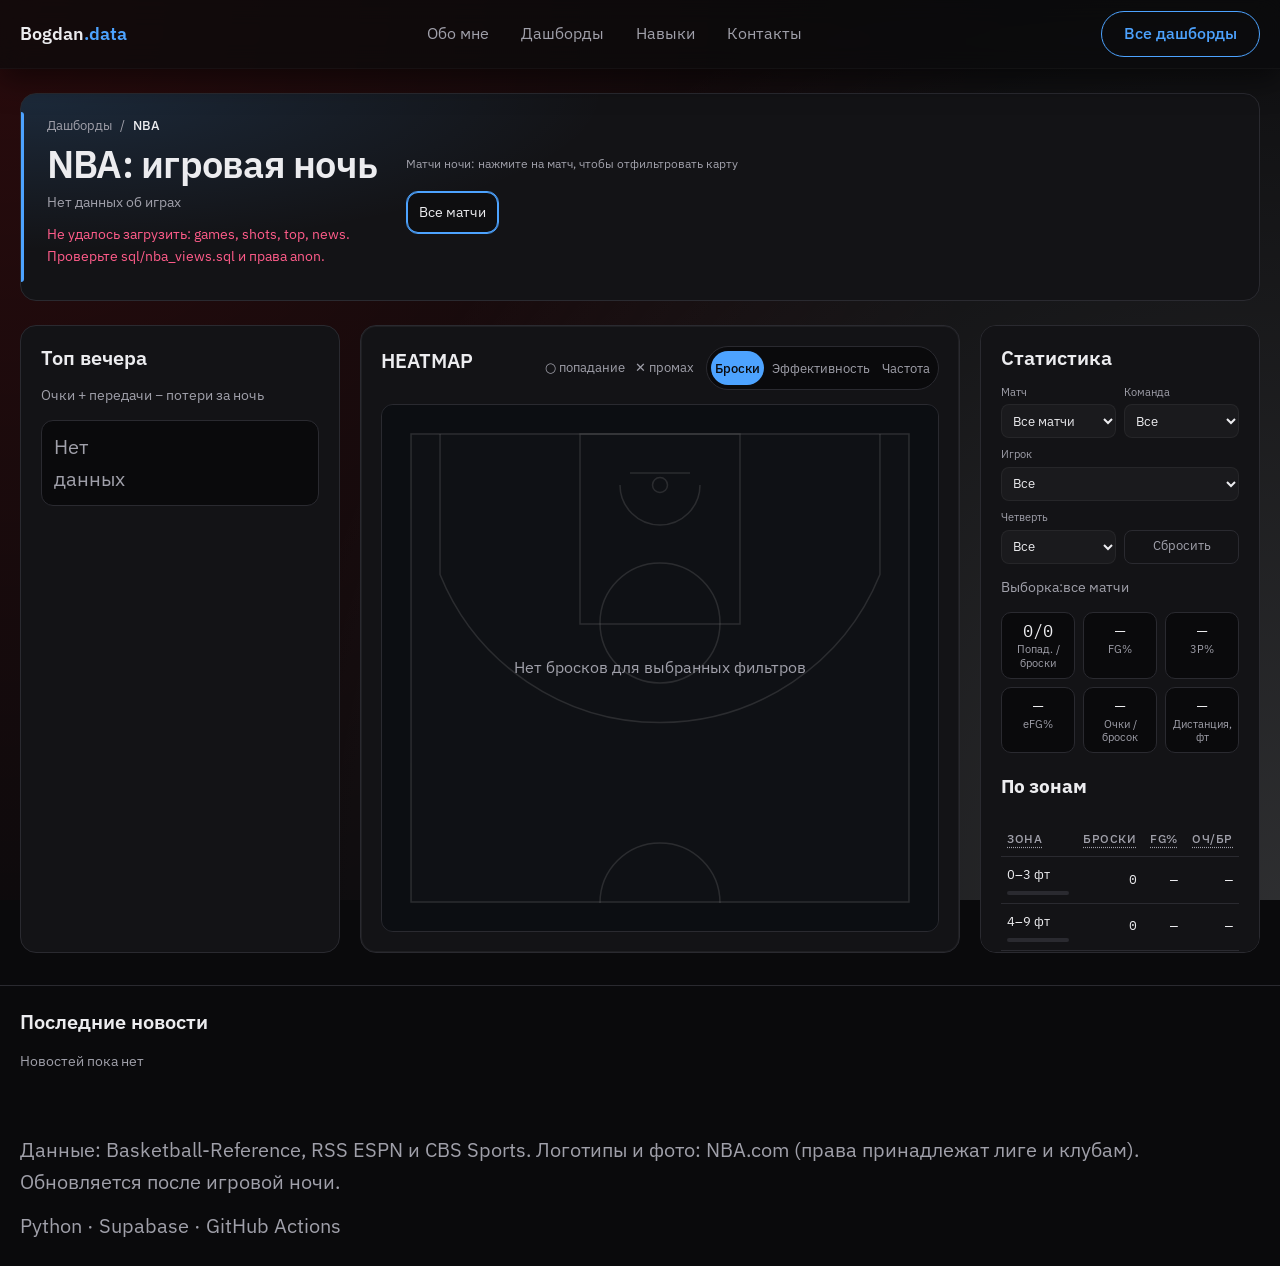
<file: sport_new.html>
<!doctype html>
<html lang="ru">
<head>
<meta charset="utf-8">
<meta name="viewport" content="width=device-width, initial-scale=1">
<link rel="icon" type="image/svg+xml" href="assets/img/favicon.svg">
<title>NBA: игровая ночь | Bogdan Pinashin</title>
<meta name="description" content="Карта бросков, лучшие игроки, связки и новости последней игровой ночи NBA.">
<meta name="theme-color" content="#0A0A0C">
<link rel="preconnect" href="https://fonts.googleapis.com">
<link rel="preconnect" href="https://fonts.gstatic.com" crossorigin>
<link rel="stylesheet" href="https://fonts.googleapis.com/css2?family=IBM+Plex+Mono:wght@400;500&family=IBM+Plex+Sans:wght@400;500;600&display=swap">
<link rel="stylesheet" href="assets/css/style.css">
<link rel="stylesheet" href="assets/css/sport.css">
</head>
<body class="sport">

<header class="top">
  <div class="w">
    <a class="logo" href="index.html">Bogdan<span>.data</span></a>
    <nav class="nav" aria-label="Основное меню">
      <a href="index.html#about">Обо мне</a>
      <a href="index.html#dashboards">Дашборды</a>
      <a href="index.html#skills">Навыки</a>
      <a href="index.html#contacts">Контакты</a>
    </nav>
    <a class="btn" href="index.html#dashboards" style="border-color:var(--ac);color:var(--ac)">Все дашборды</a>
  </div>
</header>

<main>
  <!-- Шапка страницы: заголовок и табло матчей в одной карточке -->
  <section class="w head">
    <div class="hero-card">
      <div class="hero-text">
        <nav class="crumbs" aria-label="Навигация">
          <a href="index.html#dashboards">Дашборды</a><span aria-hidden="true">/</span><b>NBA</b>
        </nav>
        <h1>NBA: игровая ночь</h1>
        <p class="mu" id="subtitle">Загрузка данных…</p>
      </div>
      <div class="hero-games">
        <div class="hero-label">Матчи ночи: нажмите на матч, чтобы отфильтровать карту</div>
        <div class="results" id="results" role="group" aria-label="Матчи ночи"></div>
      </div>
    </div>
  </section>

  <!-- СЦЕНА: Три колонки -->
  <section class="w board">

    <!-- СЛЕВА: Топы -->
    <aside class="side side-left" aria-label="Лучшие игроки и связки">
      <h2>Топ вечера</h2>
      <p class="mu note" id="leftNote"></p>
      <ol class="rank-list" id="leftList"></ol>
    </aside>

    <!-- ЦЕНТР: Карта бросков -->
    <div class="card map-card">
      <div class="map-top">
        <h2>HEATMAP</h2>
        <div class="legend" id="legend"></div>
        <div class="seg" role="group" aria-label="Режим карты" id="modes" style="width: auto; margin-bottom: 0;">
          <button type="button" data-mode="dots" aria-pressed="true">Броски</button>
          <button type="button" data-mode="eff" aria-pressed="false">Эффективность</button>
          <button type="button" data-mode="density" aria-pressed="false">Частота</button>
        </div>
      </div>
      <div class="court" id="court">
        <canvas id="heat" width="1000" height="940" role="img" aria-label="Карта бросков"></canvas>
        <svg viewBox="0 0 500 470" aria-hidden="true" class="lines">
          <rect x="0" y="0" width="500" height="470" fill="rgba(255,255,255,.03)"/>
          <g fill="none" stroke="currentColor" stroke-width="1.5">
            <rect x="1" y="1" width="498" height="468"/>
            <rect x="170" y="1" width="160" height="190"/>
            <circle cx="250" cy="190" r="60"/>
            <path d="M210 52 A40 40 0 0 0 290 52"/>
            <path d="M30 1 V141.5 A237.5 237.5 0 0 0 470 141.5 V1"/>
            <path d="M220 40 H280"/>
            <circle cx="250" cy="52" r="7.5"/>
            <path d="M190 470 A60 60 0 0 1 310 470"/>
          </g>
        </svg>
        <div class="empty" id="mapEmpty" hidden>Нет бросков для выбранных фильтров</div>
      </div>
      
    </div>

    <!-- СПРАВА: Фильтры и Стата -->
    <aside class="side side-right" aria-label="Статистика бросков">
      <h2>Статистика</h2>
      
      <!-- Фильтры перенесены сюда -->
      <div class="filters">
        <label>Матч<select class="in" id="fGame"></select></label>
        <label>Команда<select class="in" id="fTeam"></select></label>
        <label>Игрок<select class="in" id="fPlayer"></select></label>
        <label>Четверть<select class="in" id="fQuarter"></select></label>
        <button type="button" class="reset" id="fReset">Сбросить</button>
      </div>

      <div class="player-card" id="playerCard" hidden></div>

      <p class="mu note" id="selLabel"></p>
      <div class="kpis" id="kpis"></div>
      
      <h3>По зонам</h3>
      <div class="scroll"><table id="zones"></table></div>
      
      <h3>Игроки в выборке</h3>
      <div class="scroll"><table id="players"></table></div>
    </aside>

  </section>

  <!-- СНИЗУ: Новости -->
  <section class="w news-section">
    <h2>Последние новости</h2>
    <p class="mu note" id="newsNote"></p>
    <ul class="news" id="news"></ul>
  </section>
</main>

<footer>
  <div class="w mu">
    <span>Данные: Basketball-Reference, RSS ESPN и CBS Sports. Логотипы и фото: NBA.com (права принадлежат лиге и клубам). Обновляется после игровой ночи.</span>
    <span>Python · Supabase · GitHub Actions</span>
  </div>
</footer>

<script src="assets/js/sport.js"></script>
</body>
</html>
</file>
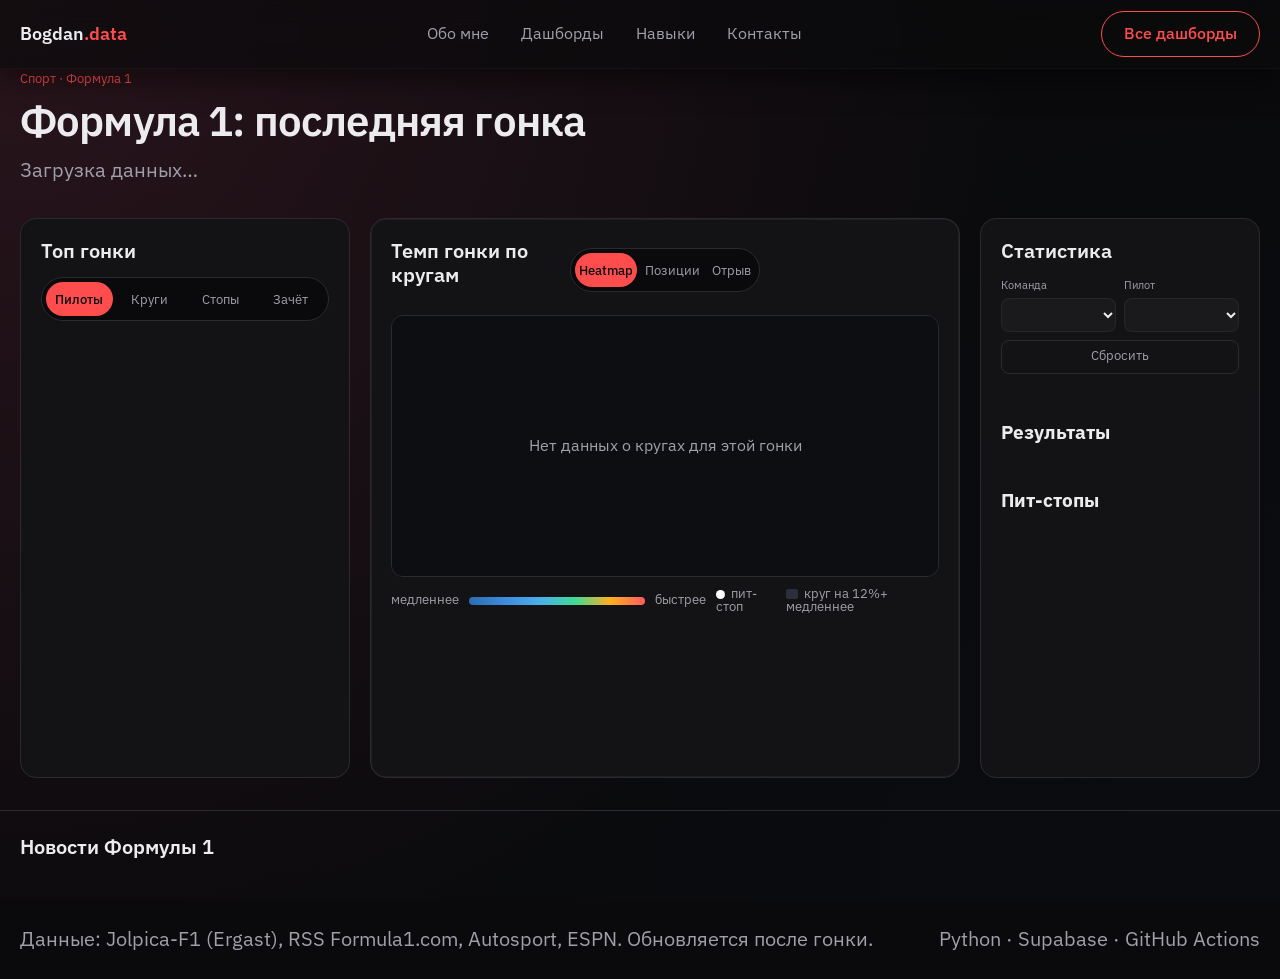
<file: projects/f1.html>
<!doctype html>
<html lang="ru">
<head>
<meta charset="utf-8">
<meta name="viewport" content="width=device-width, initial-scale=1">
<link rel="icon" type="image/svg+xml" href="../assets/img/favicon.svg">
<title>Формула 1: последняя гонка | Bogdan Pinashin</title>
<meta name="description" content="Темп гонки по кругам, позиции, пит-стопы, чемпионат и новости последнего Гран-при Формулы 1.">
<meta name="theme-color" content="#0A0A0C">
<link rel="preconnect" href="https://fonts.googleapis.com">
<link rel="preconnect" href="https://fonts.gstatic.com" crossorigin>
<link rel="stylesheet" href="https://fonts.googleapis.com/css2?family=IBM+Plex+Mono:wght@400;500&family=IBM+Plex+Sans:wght@400;500;600&display=swap">
<link rel="stylesheet" href="../assets/css/style.css">
<link rel="stylesheet" href="../assets/css/sport.css">
<link rel="stylesheet" href="../assets/css/f1.css">
</head>
<body class="sport f1">

<header class="top">
  <div class="w">
    <a class="logo" href="../index.html">Bogdan<span>.data</span></a>
    <nav class="nav" aria-label="Основное меню">
      <a href="../index.html#about">Обо мне</a>
      <a href="../index.html#dashboards">Дашборды</a>
      <a href="../index.html#skills">Навыки</a>
      <a href="../index.html#contacts">Контакты</a>
    </nav>
    <a class="btn" href="index.html#dashboards" style="border-color:var(--ac);color:var(--ac)">Все дашборды</a>
  </div>
</header>

<main>
  <section class="w head">
    <div class="lbl">Спорт · Формула 1</div>
    <h1 id="title">Формула 1: последняя гонка</h1>
    <p class="mu" id="subtitle">Загрузка данных…</p>
    <div class="results" id="results" role="group" aria-label="Подиум"></div>
  </section>

  <section class="w board">

    <!-- СЛЕВА: Топы -->
    <aside class="side side-left" aria-label="Лучшие пилоты, круги и пит-стопы">
      <h2>Топ гонки</h2>
      <p class="mu note" id="leftNote"></p>
      <div class="seg" role="group" aria-label="Что показать" id="leftTabs">
        <button type="button" data-view="drivers" aria-pressed="true">Пилоты</button>
        <button type="button" data-view="laps" aria-pressed="false">Круги</button>
        <button type="button" data-view="pits" aria-pressed="false">Стопы</button>
        <button type="button" data-view="standings" aria-pressed="false">Зачёт</button>
      </div>
      <ol class="rank-list" id="leftList"></ol>
    </aside>

    <!-- ЦЕНТР: Heatmap гонки -->
    <div class="card map-card">
      <div class="map-top">
        <h2 id="chartTitle">Темп гонки</h2>
        <div class="seg" role="group" aria-label="Режим графика" id="modes" style="width: auto; margin-bottom: 0;">
          <button type="button" data-mode="heat" aria-pressed="true">Heatmap</button>
          <button type="button" data-mode="pos" aria-pressed="false">Позиции</button>
          <button type="button" data-mode="gap" aria-pressed="false">Отрыв</button>
        </div>
      </div>
      <div class="chart" id="chart">
        <canvas id="cv" role="img" aria-label="График гонки"></canvas>
        <div class="tip" id="tip" hidden></div>
        <div class="empty" id="mapEmpty" hidden>Нет данных о кругах для этой гонки</div>
      </div>
      <div class="legend" id="legend"></div>
    </div>

    <!-- СПРАВА: Фильтры и статистика -->
    <aside class="side side-right" aria-label="Статистика гонки">
      <h2>Статистика</h2>
      <div class="filters">
        <label>Команда<select class="in" id="fTeam"></select></label>
        <label>Пилот<select class="in" id="fDriver"></select></label>
        <button type="button" class="reset" id="fReset">Сбросить</button>
      </div>
      <p class="mu note" id="selLabel"></p>
      <div class="kpis" id="kpis"></div>

      <h3>Результаты</h3>
      <div class="scroll"><table id="resTable"></table></div>

      <h3>Пит-стопы</h3>
      <div class="scroll"><table id="pitTable"></table></div>
    </aside>
  </section>

  <section class="w news-section">
    <h2>Новости Формулы 1</h2>
    <p class="mu note" id="newsNote"></p>
    <ul class="news" id="news"></ul>
  </section>
</main>

<footer>
  <div class="w mu">
    <span>Данные: Jolpica-F1 (Ergast), RSS Formula1.com, Autosport, ESPN. Обновляется после гонки.</span>
    <span>Python · Supabase · GitHub Actions</span>
  </div>
</footer>

<script src="../assets/js/f1.js"></script>
</body>
</html>
</file>
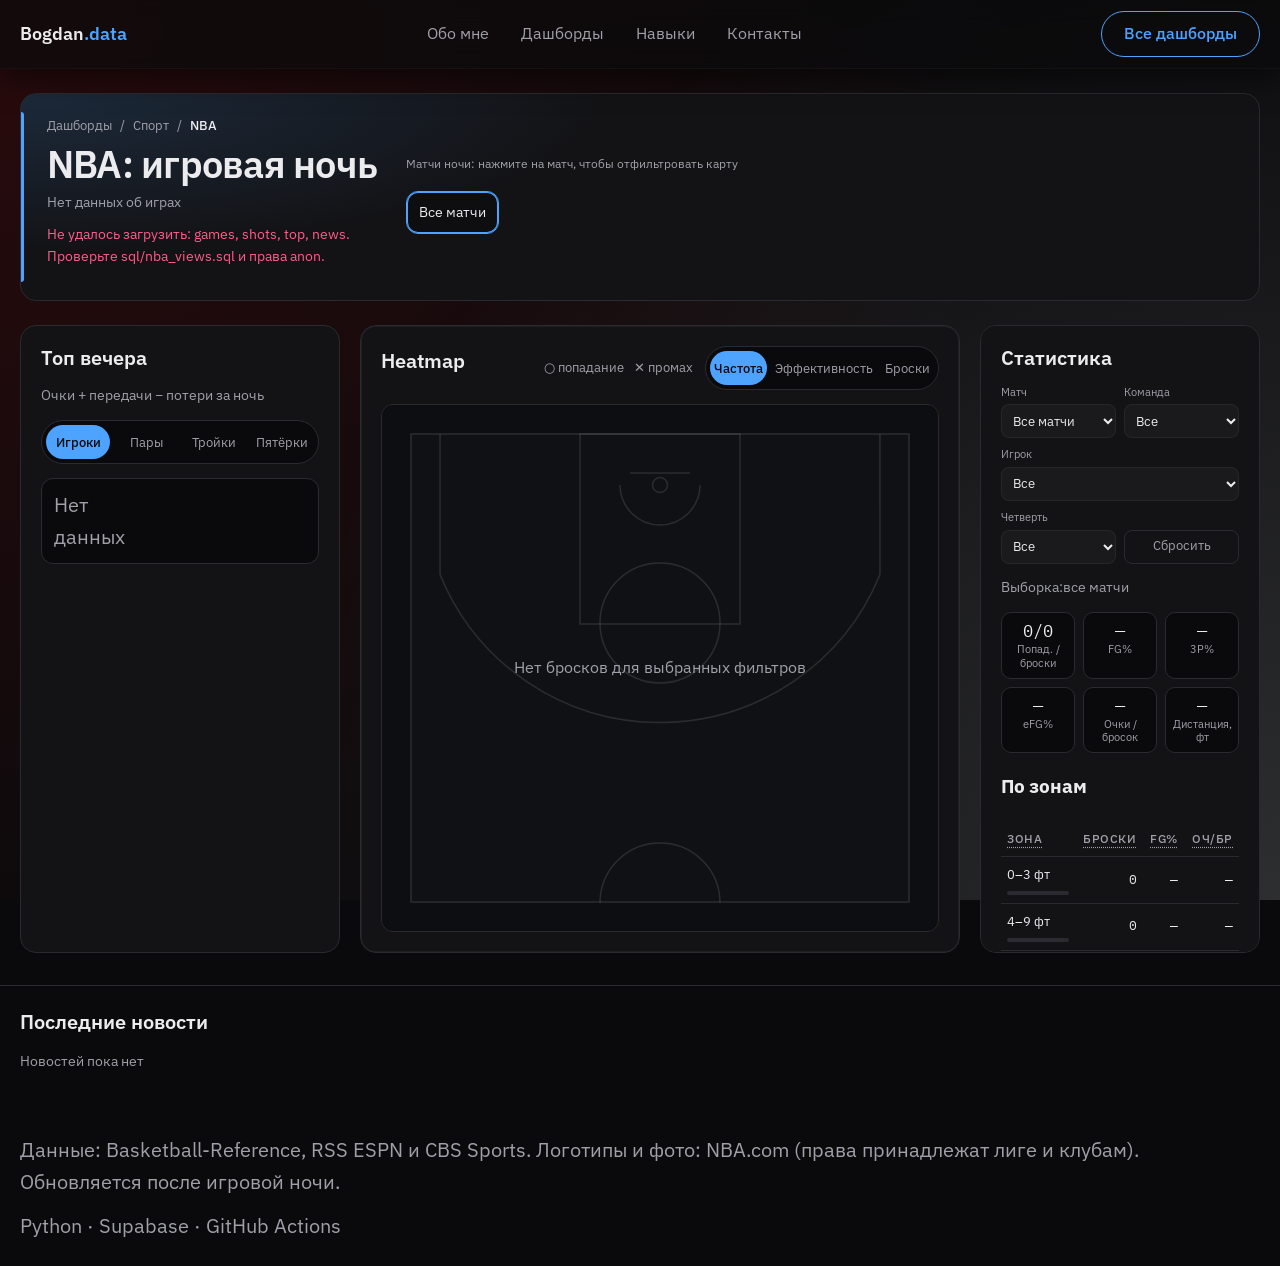
<file: projects/sport_new.html>
<!doctype html>
<html lang="ru">
<head>
<meta charset="utf-8">
<meta name="viewport" content="width=device-width, initial-scale=1">
<link rel="icon" type="image/svg+xml" href="assets/img/favicon.svg">
<title>NBA: игровая ночь | Bogdan Pinashin</title>
<meta name="description" content="Карта бросков, лучшие игроки, связки и новости последней игровой ночи NBA.">
<meta name="theme-color" content="#0A0A0C">
<link rel="preconnect" href="https://fonts.googleapis.com">
<link rel="preconnect" href="https://fonts.gstatic.com" crossorigin>
<link rel="stylesheet" href="https://fonts.googleapis.com/css2?family=IBM+Plex+Mono:wght@400;500&family=IBM+Plex+Sans:wght@400;500;600&display=swap">
<link rel="stylesheet" href="../assets/css/style.css">
<link rel="stylesheet" href="../assets/css/sport.css">
</head>
<body class="sport">

<header class="top">
  <div class="w">
    <a class="logo" href="../index.html">Bogdan<span>.data</span></a>
    <nav class="nav" aria-label="Основное меню">
      <a href="../index.html#about">Обо мне</a>
      <a href="../index.html#dashboards">Дашборды</a>
      <a href="../index.html#skills">Навыки</a>
      <a href="index.html#contacts">Контакты</a>
    </nav>
    <a class="btn" href="../index.html#dashboards" style="border-color:var(--ac);color:var(--ac)">Все дашборды</a>
  </div>
</header>

<main>
  <!-- Шапка страницы: заголовок и табло матчей в одной карточке -->
  <section class="w head">
    <div class="hero-card">
      <div class="hero-text">
        <nav class="crumbs" aria-label="Навигация">
          <a href="../index.html#dashboards">Дашборды</a><span aria-hidden="true">/</span><span>Спорт</span><span aria-hidden="true">/</span><b>NBA</b>
        </nav>
        <h1>NBA: игровая ночь</h1>
        <p class="mu" id="subtitle">Загрузка данных…</p>
      </div>
      <div class="hero-games">
        <div class="hero-label">Матчи ночи: нажмите на матч, чтобы отфильтровать карту</div>
        <div class="results" id="results" role="group" aria-label="Матчи ночи"></div>
      </div>
    </div>
  </section>

  <!-- СЦЕНА: Три колонки -->
  <section class="w board">

    <!-- СЛЕВА: Топы -->
    <aside class="side side-left" aria-label="Лучшие игроки и связки">
      <h2>Топ вечера</h2>
      <p class="mu note" id="leftNote"></p>
      <div class="seg" role="group" aria-label="Что показать" id="leftTabs">
        <button type="button" data-view="players" aria-pressed="true">Игроки</button>
        <button type="button" data-view="2" aria-pressed="false">Пары</button>
        <button type="button" data-view="3" aria-pressed="false">Тройки</button>
        <button type="button" data-view="5" aria-pressed="false">Пятёрки</button>
      </div>
      <ol class="rank-list" id="leftList"></ol>
    </aside>

    <!-- ЦЕНТР: Карта бросков -->
    <div class="card map-card">
      <div class="map-top">
        <h2>Heatmap</h2>
        <div class="legend" id="legend"></div>
        <div class="seg" role="group" aria-label="Режим карты" id="modes" style="width: auto; margin-bottom: 0;">
          <button type="button" data-mode="density" aria-pressed="true">Частота</button>
          <button type="button" data-mode="eff" aria-pressed="false">Эффективность</button>
          <button type="button" data-mode="dots" aria-pressed="false">Броски</button>
        </div>
      </div>
      <div class="court" id="court">
        <canvas id="heat" width="1000" height="940" role="img" aria-label="Карта бросков"></canvas>
        <svg viewBox="0 0 500 470" aria-hidden="true" class="lines">
          <rect x="0" y="0" width="500" height="470" fill="rgba(255,255,255,.03)"/>
          <g fill="none" stroke="currentColor" stroke-width="1.5">
            <rect x="1" y="1" width="498" height="468"/>
            <rect x="170" y="1" width="160" height="190"/>
            <circle cx="250" cy="190" r="60"/>
            <path d="M210 52 A40 40 0 0 0 290 52"/>
            <path d="M30 1 V141.5 A237.5 237.5 0 0 0 470 141.5 V1"/>
            <path d="M220 40 H280"/>
            <circle cx="250" cy="52" r="7.5"/>
            <path d="M190 470 A60 60 0 0 1 310 470"/>
          </g>
        </svg>
        <div class="empty" id="mapEmpty" hidden>Нет бросков для выбранных фильтров</div>
      </div>
      
    </div>

    <!-- СПРАВА: Фильтры и Стата -->
    <aside class="side side-right" aria-label="Статистика бросков">
      <h2>Статистика</h2>
      
      <!-- Фильтры перенесены сюда -->
      <div class="filters">
        <label>Матч<select class="in" id="fGame"></select></label>
        <label>Команда<select class="in" id="fTeam"></select></label>
        <label>Игрок<select class="in" id="fPlayer"></select></label>
        <label>Четверть<select class="in" id="fQuarter"></select></label>
        <button type="button" class="reset" id="fReset">Сбросить</button>
      </div>

      <div class="player-card" id="playerCard" hidden></div>

      <p class="mu note" id="selLabel"></p>
      <div class="kpis" id="kpis"></div>
      
      <h3>По зонам</h3>
      <div class="scroll"><table id="zones"></table></div>
      
      <h3>Игроки в выборке</h3>
      <div class="scroll"><table id="players"></table></div>
    </aside>

  </section>

  <!-- СНИЗУ: Новости -->
  <section class="w news-section">
    <h2>Последние новости</h2>
    <p class="mu note" id="newsNote"></p>
    <ul class="news" id="news"></ul>
  </section>
</main>

<footer>
  <div class="w mu">
    <span>Данные: Basketball-Reference, RSS ESPN и CBS Sports. Логотипы и фото: NBA.com (права принадлежат лиге и клубам). Обновляется после игровой ночи.</span>
    <span>Python · Supabase · GitHub Actions</span>
  </div>
</footer>

<script src="../assets/js/sport.js"></script>
</body>
</html>
</file>
<file: assets/css/style.css>
:root {
  --bg: #0A0A0C; --sf: #131316; --bd: #2A2A30; --tx: #ECECEF; --mu: #A0A0AA; --ac: #FF8A1F;
  --sans: 'IBM Plex Sans', system-ui, sans-serif; --mono: 'IBM Plex Mono', ui-monospace, monospace;
}

* { box-sizing: border-box; }

html { 
  scroll-behavior: smooth; 
  scroll-padding-top: 84px; 
}

@media (prefers-reduced-motion: reduce) { 
  html { scroll-behavior: auto; } 
}

body {
    margin: 0;
    background-color: var(--bg);
    --grad-1: #FF8A1F;
    --grad-2: #368FEE;
    
    background-image: 
        radial-gradient(circle at 0% 0%, color-mix(in srgb, var(--grad-1) 13%, transparent) 0%, transparent 65%),
        radial-gradient(circle at 100% 100%, color-mix(in srgb, var(--grad-2) 15%, transparent) 0%, transparent 65%);
    background-size: 100% 100%;
    background-attachment: fixed;
    color: var(--tx);
    font-family: var(--sans);
    line-height: 1.6;
    font-size: 16px;
}

/* Базовые стили и утилиты */
a { color: inherit; text-decoration: none; }
a:focus-visible, button:focus-visible, input:focus-visible, textarea:focus-visible { outline: 2px solid var(--ac); outline-offset: 3px; }

.w { max-width: 1280px; margin: 0 auto; padding: 0 28px; }
.row { display: flex; flex-wrap: wrap; gap: 24px; align-items: center; }
.mu { font-size: 20px; color: var(--mu); }
.mono { font-family: var(--mono); }

.card {
    background: rgba(255, 255, 255, 0.03); 
    border: none;
    box-shadow: inset 0 0 0 1px rgba(255, 255, 255, 0.05);
    border-radius: 14px;
    padding: 24px;
}

.btn {
    display: inline-flex;
    align-items: center;
    justify-content: center;
    gap: 10px;
    min-height: 46px;
    padding: 0 22px;
    border-radius: 999px;
    font-weight: 500;
    border: 1px solid var(--bd);
    transition: border-color .15s, color .15s;
}
.btn:hover { border-color: var(--ac); }
.btn i { font-size: 1.2em; }

.pri { background: var(--ac); color: #0A0A0C; border-color: var(--ac); }
.pri:hover { filter: brightness(1.08); }

.sec { padding: 96px 0; }
.lbl { color: var(--ac); font-size: 13px; margin-bottom: 8px; }
h2 { margin: 0 0 22px; font-size: 30px; line-height: 1.2; font-weight: 600; }

/* Шапка */
.top {
    position: sticky;
    top: 0;
    z-index: 10;
    background: rgba(10, 10, 12, .7); 
    backdrop-filter: blur(12px);
    border-bottom: 1px solid rgba(255, 255, 255, 0.03);
    box-shadow: 0 10px 30px rgba(0, 0, 0, 0.5);
}

.top .w { display: flex; align-items: center; justify-content: space-between; min-height: 68px; gap: 16px; }
.logo { font-weight: 600; font-size: 18px; white-space: nowrap; }
.logo span { color: var(--ac); }
.nav { display: flex; gap: 4px; overflow-x: auto; scrollbar-width: none; }
.nav::-webkit-scrollbar { display: none; }
.nav a { padding: 0 14px; min-height: 44px; display: flex; align-items: center; color: var(--mu); white-space: nowrap; border-radius: 10px; }
.nav a:hover { color: var(--tx); }



/* Главный экран (Hero) */
.hero { display: flex; flex-wrap: wrap; gap: 48px; align-items: center; padding-top: 64px; padding-bottom: 64px; }
.hero .txt { flex: 1 1 440px; }
h1 { margin: 6px 0 10px; font-size: clamp(40px, 6vw, 68px); line-height: 1.05; font-weight: 600; letter-spacing: -0.02em; }
h1 span { color: var(--ac); }
.role { font-size: 22px; margin-bottom: 14px; }
.hero p { max-width: 48ch; margin: 0 0 26px; }
.status { display: flex; align-items: center; gap: 10px; margin-top: 22px; font-size: 14px; color: var(--mu); }
.status i { width: 8px; height: 8px; border-radius: 50%; background: #3DDC97; }
.social { display: flex; flex-wrap: wrap; gap: 10px; margin-top: 14px; }
.social .btn { font-family: var(--mono); font-size: 17px; }

.art { flex: 1 1 360px; display: flex; justify-content: center; }
.stage { position: relative; width: min(100%, 440px); aspect-ratio: 1/1; }
.stage img {
    position: absolute;
    inset: 11%;
    width: 78%;
    height: 78%;
    border-radius: 50%;
    object-fit: cover;
    object-position: 40% 40%;
    border: 1px solid var(--bd);
    background: var(--sf);
    transition: transform 0.5s cubic-bezier(0.175, 0.885, 0.32, 1.275); 
}

@keyframes spin {
    from { transform: scale(1.05) rotate(0deg); }
    to { transform: scale(1.02) rotate(360deg); }
}

.ring {
    position: absolute;
    inset: 6%;
    border-radius: 50%;
    border: 2px dashed var(--ac);
    opacity: .8;
    transition: opacity 0.9s ease-out; 
    z-index: 2;
}

.stage:hover .ring {
    opacity: 1;
    animation: spin 12s linear infinite; 
}
.stage:hover img { transform: scale(1.05); }

.chip {
    position: absolute;
    display: flex;
    align-items: center;
    gap: 8px;
    padding: 8px 14px;
    border-radius: 12px;
    background: var(--sf);
    border: 1px solid var(--bd);
    font-family: var(--mono);
    font-size: 13px;
    z-index: 10;
    transition: border-color .15s, box-shadow .15s, transform .15s;
}
.chip:hover {
    border-color: var(--c, var(--ac));
    box-shadow: 0 0 10px color-mix(in srgb, var(--c, var(--ac)) 40%, transparent);
    transform: translateY(-2px);
}
.chip svg { width: 16px; height: 16px; display: block; }

/* Обо мне */
.two { display: flex; flex-wrap: wrap; gap: 48px; align-items: flex-start; }
.facts { display: grid; gap: 12px; }
.facts div { display: flex; flex-wrap: wrap; justify-content: space-between; gap: 8px; }

/* Боковая навигация */
.side-nav {
    position: fixed;
    left: 40px;
    top: 50%;
    transform: translateY(-50%);
    display: flex;
    flex-direction: column;
    gap: 24px;
    z-index: 100;
}

.nav-item {
    position: relative;
    font-family: var(--mono);
    font-size: 14px;
    color: var(--mu);
    text-decoration: none;
    transition: color 0.3s;
    display: flex;
    align-items: center;
    justify-content: flex-start;
}

.nav-item::after {
    content: attr(data-tooltip);
    position: absolute;
    left: 100%;
    margin-left: 16px;
    opacity: 0;
    transform: translateX(-10px);
    transition: opacity 0.3s, transform 0.3s;
    white-space: nowrap;
    color: var(--tx);
    font-family: var(--sans);
    pointer-events: none;
}

.nav-item:hover, .nav-item.active { color: var(--ac); }
.nav-item:hover::after { opacity: 1; transform: translateX(0); }

/* Навыки (Левый блок) */
.skill { display: flex; justify-content: space-between; gap: 8px; }
.bar { height: 6px; border-radius: 3px; background: var(--bd); margin: 8px 0 18px; }
.bar i { display: block; height: 100%; border-radius: 3px; background: var(--ac); }

.skills-left {
    transition: transform 0.5s ease;
    transform-origin: left center;
}
.skills-left.shrunk { transform: scale(0.95); }

.skill-row {
    transition: opacity 0.4s ease, transform 0.4s ease;
    margin-bottom: 16px;
}
.skills-left.shrunk .skill-row { opacity: 0.2; }
.skills-left.shrunk .skill-row.highlight {
    opacity: 1;
    transform: scale(1.05) translateX(10px);
}
.skills-left.shrunk .skill-row.highlight .bar i {
    box-shadow: 0 0 12px rgba(255, 138, 31, 0.8);
}



/* Навыки (Правый блок - Плитки) */
.tiles {
    display: grid;
    grid-template-columns: repeat(auto-fill, minmax(115px, 1fr));
    grid-auto-rows: 1fr;
    gap: 24px;
}

.tile {
    background: rgba(255, 255, 255, 0.03);
    border: none;
    box-shadow: inset 0 0 0 1px rgba(255, 255, 255, 0.05); 
    border-radius: 12px;
    padding: 16px 8px;
    text-align: center;
    font-family: var(--mono);
    font-size: 15px;
    display: flex;
    flex-direction: column;
    align-items: center;
    justify-content: center;
    gap: 24px;
    line-height: 1.1;
    cursor: pointer;
    transition: transform 0.15s, box-shadow 0.15s;
    min-height: 132px;
}

.tile:hover {
    box-shadow: inset 0 0 0 1px var(--ac); 
    transform: translateY(-2px); 
}

.tile svg {
    width: 38px;
    height: 38px;
    display: block;
    transition: transform 0.5s cubic-bezier(0.175, 0.885, 0.32, 1.275);
}
.tile:hover svg { transform: scale(1.2) rotate(10deg); }

#skills-grid { transition: opacity 0.3s ease, transform 0.3s ease; }
#skills-grid.hidden {
    opacity: 0;
    transform: translateY(20px);
    pointer-events: none;
}

/* Панель с описанием навыка */
.proof-panel {
    position: absolute; top: 0; left: 0; right: 0; bottom: 0;
    opacity: 0; transform: translateY(-20px); pointer-events: none;
    transition: opacity 0.4s ease 0.1s, transform 0.4s ease 0.1s;
    display: flex; flex-direction: column;
}
.proof-panel.active {
    opacity: 1;
    transform: translateY(0);
    pointer-events: auto;
}

#proof-header .tile {
    flex-direction: row;
    min-height: auto;
    padding: 6px 14px;
    margin: 0;
    background: rgba(255, 138, 31, 0.1);
    box-shadow: inset 0 0 0 1px var(--ac);
    cursor: default;
    transform: none !important;
}
#proof-header .tile svg { width: 20px; height: 20px; }

.proof-content {
    flex: 1; 
    background: rgba(255, 255, 255, 0.03);
    border-radius: 12px;
    padding: 32px 24px; 
    box-shadow: inset 0 0 0 1px rgba(255, 255, 255, 0.05);
    display: flex; 
    flex-direction: column; 
    justify-content: top;
}
.proof-content h3 { margin: 0 0 12px 0; font-size: 18px; color: var(--ac); }
.proof-content p { margin: 0 0 16px 0; color: var(--mu); font-size: 15px; }

.btn-close {
    background: none; border: none;
    color: var(--mu); cursor: pointer;
    font-family: var(--mono); font-size: 13px;
    padding: 8px; transition: color 0.15s;
}
.btn-close:hover { color: var(--tx); }




/* Проекты (журнальные строки) */
.project-list { display: flex; flex-direction: column; gap: 8px; }

.project-row {
    display: flex;
    gap: 32px;
    padding: 24px;
    border-radius: 16px;
    text-decoration: none;
    align-items: center;
    transition: background 0.2s ease, transform 0.2s ease;
    border: 1px solid transparent;
}

.project-row:hover {
    background: rgba(255, 255, 255, 0.03);
    border: 1px solid rgba(255, 255, 255, 0.05);
    transform: translateX(8px);
}

.p-preview {
    width: 240px;
    height: 140px;
    border-radius: 8px;
    flex-shrink: 0;
    overflow: hidden;
    box-shadow: inset 0 0 0 1px rgba(255, 255, 255, 0.1);
    background: rgba(0, 0, 0, 0.2);
}

.p-preview .placeholder {
    width: 100%; height: 100%;
    display: flex; align-items: center; justify-content: center;
    font-family: var(--mono); font-size: 14px; font-weight: bold;
    color: rgba(255, 255, 255, 0.5);
    background: radial-gradient(circle at top left, color-mix(in srgb, var(--bg-color) 20%, transparent), transparent 70%);
}

.p-preview img {
    width: 100%; height: 100%;
    object-fit: cover;
    transition: transform 0.4s ease;
}
.project-row:hover .p-preview img { transform: scale(1.05); }

.p-info { flex: 1; display: flex; flex-direction: column; gap: 10px; }
.p-header { display: flex; align-items: baseline; gap: 16px; }
.p-header h3 { margin: 0; font-size: 22px; font-weight: 600; color: var(--tx); }

.p-status {
    font-family: var(--mono);
    font-size: 12px;
    color: var(--mu);
    padding: 2px 8px;
    border-radius: 4px;
    background: rgba(255, 255, 255, 0.05);
}
.p-status.online {
    color: #3DDC97;
    background: rgba(61, 220, 151, 0.1);
}

.p-desc { margin: 0; color: var(--mu); font-size: 16px; max-width: 600px; }
.p-skills { display: flex; gap: 8px; flex-wrap: wrap; margin-top: 4px; }

.p-chip {
    display: inline-flex;
    align-items: center;
    gap: 6px;
    padding: 4px 10px;
    border-radius: 6px;
    background: rgba(255, 255, 255, 0.05);
    font-size: 12px;
    font-family: var(--mono);
    color: var(--mu);
}

.p-action {
    font-family: var(--mono);
    font-size: 15px;
    color: var(--mu);
    transition: color 0.2s;
    white-space: nowrap;
    padding-left: 16px;
}
.project-row:hover .p-action { color: var(--ac); }

/* Форма контактов */
form { display: grid; gap: 12px; }
label { font-size: 14px; color: var(--mu); }
.in {
    width: 100%;
    min-height: 46px;
    background: rgba(255, 255, 255, 0.03);
    border: none;
    box-shadow: inset 0 0 0 1px rgba(255, 255, 255, 0.05);
    border-radius: 10px;
    color: var(--tx);
    padding: 0 14px;
    font: inherit;
    transition: box-shadow 0.15s;
}
textarea.in { padding: 12px 14px; resize: vertical; }
.in:focus { outline: none; box-shadow: inset 0 0 0 1px var(--ac); }
button.btn { cursor: pointer; font: inherit; font-weight: 500; justify-self: start; }






/* Футер */
footer { padding: 48px 0 24px; font-size: 14px; }
footer .w { display: flex; flex-wrap: wrap; justify-content: space-between; gap: 12px; }





/* Адаптивность для телефонов */
@media (max-width: 760px) {
    .logo, .top .btn { display: none; }
    .top .w { justify-content: flex-start; }
    .hero { padding-top: 36px; }
    .chip { font-size: 12px; padding: 6px 10px; gap: 6px; }
    .chip svg { width: 14px; height: 14px; }
    
    .side-nav {
        top: auto;
        bottom: 24px;
        right: 50%;
        transform: translateX(50%);
        flex-direction: row;
        background: rgba(10, 10, 12, 0.85);
        padding: 14px 28px;
        border-radius: 999px;
        backdrop-filter: blur(12px);
        border: 1px solid rgba(255, 255, 255, 0.05);
        gap: 32px;
    }
    .nav-item::after { display: none; }
    
    .project-row { flex-direction: column; align-items: flex-start; gap: 16px; padding: 16px 0; border: none !important; }
    .project-row:hover { background: transparent; transform: none; }
    .p-preview { width: 100%; height: auto; aspect-ratio: 16/9; }
    .p-header { flex-wrap: wrap; gap: 8px; }
    .p-action { align-self: flex-start; padding-left: 0; margin-top: 8px; color: var(--ac); }
}


/* --- СЕКЦИЯ «ОБО МНЕ» (Эссе + Таймлайн) --- */
.about-grid {
    display: grid;
    grid-template-columns: 1.3fr 0.9fr;
    gap: 48px;
    align-items: start;
}

/* Левая колонка (Эссе) */
.about-essay {
    display: flex;
    flex-direction: column;
    gap: 18px;
}

.about-essay p {
    margin: 0;
    color: var(--mu);
    font-size: 16.5px;
    line-height: 1.7;
}

.about-essay mark {
    background: transparent;
    color: var(--tx);
    font-weight: 500;
    border-bottom: 1px dotted var(--ac);
}

/* Правая колонка (Таймлайн) */
.about-timeline {
    position: relative;
    padding-left: 24px;
    display: flex;
    flex-direction: column;
    gap: 28px;
}

/* Тонкая вертикальная линия */
.about-timeline::before {
    content: '';
    position: absolute;
    left: 4px;
    top: 6px;
    bottom: 6px;
    width: 2px;
    background: var(--bd);
}

.timeline-item {
    position: relative;
}

/* Точка на линии */
.t-dot {
    position: absolute;
    left: -24px;
    top: 6px;
    width: 10px;
    height: 10px;
    border-radius: 50%;
    background: var(--bg);
    border: 2px solid var(--ac);
    transition: background 0.2s, box-shadow 0.2s;
}

.timeline-item:hover .t-dot {
    background: var(--ac);
    box-shadow: 0 0 10px rgba(255, 138, 31, 0.5);
}

.t-date {
    font-family: var(--mono);
    font-size: 12px;
    color: var(--ac);
    margin-bottom: 4px;
}

.t-title {
    font-weight: 600;
    font-size: 17px;
    color: var(--tx);
    margin-bottom: 4px;
}

.t-desc {
    font-size: 14.5px;
    color: var(--mu);
    line-height: 1.5;
}

/* Адаптивность для телефонов */
@media (max-width: 900px) {
    .about-grid {
        grid-template-columns: 1fr;
        gap: 36px;
    }
}




/* --- СЕКЦИЯ «КОНТАКТЫ» (Bento-плитки) --- */
.bento-contacts {
    display: grid;
    grid-template-columns: repeat(3, 1fr);
    gap: 20px;
}

.bento-card {
    background: rgba(255, 255, 255, 0.03);
    border: 1px solid var(--bd);
    border-radius: 16px;
    padding: 24px;
    display: flex;
    align-items: center;
    gap: 18px;
    text-decoration: none;
    color: var(--tx);
    cursor: pointer;
    position: relative;
    overflow: hidden;
    transition: transform 0.2s ease, border-color 0.2s ease, background 0.2s ease;
}

.bento-card:hover {
    transform: translateY(-4px);
    background: rgba(255, 255, 255, 0.05);
}

/* Фирменная подсветка карточек при наведении */
.bento-card.telegram:hover { border-color: #2AABEE; box-shadow: 0 10px 30px rgba(42, 171, 238, 0.15); }
.bento-card.email:hover { border-color: var(--ac); box-shadow: 0 10px 30px rgba(255, 138, 31, 0.15); }
.bento-card.phone:hover { border-color: #3DDC97; box-shadow: 0 10px 30px rgba(61, 220, 151, 0.15); }

.bc-icon {
    width: 48px;
    height: 48px;
    border-radius: 12px;
    background: var(--bg);
    border: 1px solid var(--bd);
    display: flex;
    align-items: center;
    justify-content: center;
    color: var(--tx);
    flex-shrink: 0;
}

.bento-card.telegram:hover .bc-icon { color: #2AABEE; border-color: #2AABEE; }
.bento-card.email:hover .bc-icon { color: var(--ac); border-color: var(--ac); }
.bento-card.phone:hover .bc-icon { color: #3DDC97; border-color: #3DDC97; }

.bc-info {
    display: flex;
    flex-direction: column;
    gap: 2px;
    flex: 1;
    min-width: 0;
}

.bc-label {
    font-size: 13px;
    color: var(--mu);
}

.bc-value {
    font-family: var(--mono);
    font-size: 15px;
    font-weight: 500;
    white-space: nowrap;
    overflow: hidden;
    text-overflow: ellipsis;
}

.bc-arrow, .bc-action-hint {
    font-family: var(--mono);
    font-size: 14px;
    color: var(--mu);
    transition: color 0.2s, transform 0.2s;
}

.bento-card:hover .bc-arrow {
    color: var(--tx);
    transform: translate(2px, -2px);
}

.bc-action-hint {
    font-size: 12px;
    background: rgba(255, 255, 255, 0.06);
    padding: 4px 8px;
    border-radius: 6px;
}

/* Адаптивность для телефонов */
@media (max-width: 900px) {
    .bento-contacts {
        grid-template-columns: 1fr;
    }
}
</file>
<file: assets/css/sport.css>
/* Страница спорта: акцент раздела синий, остальное берётся из style.css */
body.sport{
    --ac:#4DA3FF;
    --pink:#FF5C8A;
    --green:#3DDC97;
    
    --grad-2: #f7fbfe;
    --grad-1: #ff0f0f;
}

/* Ограничитель ширины 1480px и центрирование экрана */
body.sport .w{max-width:1586px; margin:0 auto; width:100%; padding:0 20px;}

select.in{color-scheme:dark;appearance:auto;padding-right:10px;width:100%}
.head{padding-top:24px;padding-bottom:16px}
.head h1{font-size:clamp(28px,4vw,42px);margin:0 0 10px;line-height:1.1;font-weight:600;letter-spacing:-.02em}
.head .mu{margin:0 0 16px}
section.w{margin-bottom:20px}
.card h2, .side h2{font-size:20px;margin:0 0 14px}
.card h3{font-size:15px;margin:16px 0 10px;color:var(--mu);font-weight:500}
.note{font-size:14px;margin:0 0 14px}

/* =========================================
   ШАПКА: заголовок и табло матчей в одной карточке
========================================= */
.head{padding-top:20px;padding-bottom:4px}
.hero-card{
  position:relative;overflow:hidden;
  display:grid;grid-template-columns:minmax(260px,.8fr) minmax(0,2fr);gap:28px;align-items:center;
  padding:22px 26px;border:1px solid var(--bd);border-radius:16px;
  background:
    radial-gradient(900px 240px at 0% 0%, color-mix(in srgb,var(--ac) 16%, transparent), transparent 65%),
    var(--sf);
  margin-top: 24px; margin-bottom: 24px;
}
.hero-card::before{content:"";position:absolute;left:0;top:18px;bottom:18px;width:3px;border-radius:0 3px 3px 0;background:var(--ac)}
.crumbs{display:flex;flex-wrap:wrap;align-items:center;gap:8px;font-size:13px;color:var(--mu);margin-bottom:6px}
.crumbs a:hover{color:var(--ac)}
.crumbs b{color:var(--tx);font-weight:500}
.hero-text h1{font-size:clamp(26px,3.2vw,38px);margin:0 0 6px;line-height:1.1}
.hero-text .mu{margin:0;font-size:14px}
.hero-label{font-size:12px;color:var(--mu);margin-bottom:8px}

/* Табло матчей */
.results{
    display:flex;
    gap:10px;
    overflow-x:auto;
    padding-bottom:6px;
    scrollbar-width:thin;
    padding-top: 10px;
  
  }
.chip-game{flex:0 0 auto;display:flex;flex-direction:column;align-items:stretch;gap:5px;min-width:122px;padding:9px 12px;background:rgba(10,10,12,.55);border:1px solid var(--bd);border-radius:12px;color:var(--tx);cursor:pointer;font:inherit;text-align:left;transition:border-color .15s,transform .15s}
.chip-game:hover{border-color:var(--ac);transform:translateY(-1px)}
.chip-game[aria-pressed=true]{border-color:var(--ac);box-shadow:0 0 0 1px var(--ac) inset}
.chip-game.all{justify-content:center;align-items:center;min-width:92px;font-size:14px}
.tm{display:flex;align-items:center;gap:8px;line-height:1.2}
.tm .ab{flex:1;font-size:13px;letter-spacing:.02em}
.tm b{font-family:var(--mono);font-weight:500;font-size:14px}
.tm.lose{color:var(--mu)}

/* Логотипы команд и фото игроков */
.tlogo,.tbadge{width:20px;height:20px;flex:0 0 auto;object-fit:contain}
.tbadge{display:inline-grid;place-items:center;border-radius:6px;background:var(--bd);color:var(--mu);font:600 8px var(--mono)}
.avatar{flex:0 0 auto;width:40px;height:40px;border-radius:50%;object-fit:cover;object-position:50% 8%;background:linear-gradient(160deg,#27324a,#161c26);border:1px solid var(--bd)}
.avatar.sm{width:28px;height:28px}
.avatar.lg{width:76px;height:76px;border-radius:16px}
.avatar.initials{display:inline-grid;place-items:center;font:500 13px var(--mono);color:var(--mu)}
.avatar.lg.initials{font-size:22px}
.avatars{display:flex;margin-top:8px;grid-column:1/-1}
.avatars .avatar{margin-left:-8px;box-shadow:0 0 0 2px var(--bg)}
.avatars .avatar:first-child{margin-left:0}

/* Переключатели табов (Игроки / Двойки / Тройки) */
.seg{display:flex;width:100%;gap:4px;padding:4px;background:var(--bg);border:1px solid var(--bd);border-radius:999px;margin-bottom:14px}
.seg button{flex:1;min-height:34px;padding:0 4px;border:0;border-radius:999px;background:transparent;color:var(--mu);font:inherit;font-size:12.5px;cursor:pointer;white-space:nowrap}
.seg button[aria-pressed=true]{background:var(--ac);color:#0A0A0C;font-weight:500}
.seg button:hover:not([aria-pressed=true]){color:var(--tx)}
.seg button[hidden]{display:none}

/* =========================================
   СЦЕНА (DASHBOARD GRID) 
   Слева лучшие -> По центру карта -> Справа стата 
========================================= */
.board{
  display:grid;
  grid-template-columns:minmax(320px,.9fr) minmax(0,2.7fr) minmax(290px,.95fr);
  gap:20px;
  align-items:stretch;
}
.board > .card, .board > .side{
  min-width:0;margin:0;
  background:var(--sf);padding:20px;border-radius:16px;border:1px solid var(--bd);
}

.board > .side{contain:size;overflow-y:auto;scrollbar-width:thin;min-height:560px}



/* --- ЦЕНТР: Карта бросков --- */
/* Делаем центральную карточку flex-контейнером, чтобы гарантированно центрировать содержимое */
.map-card {
    display: flex;
    flex-direction: column;
    align-items: center; 
}

/* Шапка карты (HEATMAP, легенда, кнопки) должна занимать всю ширину */
.map-top {
    display: grid;
    grid-template-columns: 1fr auto 1fr; 
    align-items: center;
    margin-bottom: 14px;
    gap: 12px;
    width: 100%;
}

.map-top h2 {
    margin-left: 0; /* Убираем лишний отступ, так как у карточки уже есть padding: 20px */
    justify-self: start;
}

.map-top .seg {
    margin: 0;
    justify-self: end; /* Кнопки прижимаем к правому краю */
}

/* Сама карта */
.court {
    position: relative;
    --ar: 1.0638; /* Идеальное соотношение 500x470 */
    aspect-ratio: var(--ar);
    width: min(100%, max(460px, calc((100vh - 220px) * var(--ar))));
    border-radius: 12px;
    overflow: hidden;
    background: #0E141C;
    border: 1px solid var(--bd);
    
    /* Бронебойное центрирование */
    margin: 0 auto !important;
    align-self: center;
}
.court canvas, .court svg{position:absolute;inset:0;width:100%;height:100%}
.court svg{color:rgba(255,255,255,.3);pointer-events:none}
.court svg *{vector-effect:non-scaling-stroke}
.empty[hidden]{display:none}
.empty{position:absolute;inset:0;display:grid;place-items:center;color:var(--mu);background:rgba(10,10,12,.6);text-align:center;padding:20px}
.legend {
    display: flex;
    align-items: center;
    justify-content: center;
    gap: 10px;
    margin: 0; 
    font-size: 13px;
    color: var(--mu);
    line-height: 1; 
}



.legend .bar {
    width: 200px;
    height: 8px;
    border-radius: 4px;
    margin-top: 20px;
    justify-content: center;
}
@media (max-width: 760px) {
    .map-top {
        display: flex;
        flex-wrap: wrap;
        justify-content: center;
    }
}




/* --- СПРАВА: Фильтры и стата --- */
.filters{display:grid;grid-template-columns:1fr 1fr;gap:8px;margin:0 0 12px}
.filters label{display:block;margin:0;font-size:11px;color:var(--mu)}
.filters .in{min-height:34px;font-size:13px;padding:0 8px;margin:3px 0 0;border-radius:8px}
.filters label:nth-child(3){grid-column:1/-1}
.filters .reset{align-self:end;min-height:34px;border:1px solid var(--bd);border-radius:8px;background:transparent;color:var(--mu);font:inherit;font-size:13px;cursor:pointer}
.filters .reset:hover{color:var(--tx);border-color:var(--ac)}
.kpis{display:grid;grid-template-columns:repeat(3,1fr);gap:8px;margin-bottom:14px}
.kpi{background:var(--bg);border:1px solid var(--bd);border-radius:10px;padding:8px 4px;text-align:center}
.kpi .v{font-family:var(--mono);font-size:17px;line-height:1.2}
.kpi .l{font-size:11px;color:var(--mu);margin-top:2px;line-height:1.2}

.player-card{display:flex;align-items:center;gap:14px;padding:12px;margin:0 0 12px;border:1px solid var(--bd);border-radius:12px;background:linear-gradient(135deg,color-mix(in srgb,var(--ac) 12%,var(--bg)),var(--bg))}
.player-card b{display:block;font-size:16px;line-height:1.25}
.player-card .meta{display:flex;align-items:center;gap:6px;flex-wrap:wrap;font-size:12px;color:var(--mu);margin-top:3px}
.player-card[hidden]{display:none}
#selLabel{display:flex;align-items:center;gap:8px;flex-wrap:wrap}

/* Подсказки при наведении на ячейки статистики */
[data-tip]{cursor:help}
th[data-tip]{text-decoration:underline dotted var(--mu);text-underline-offset:4px}
td[data-tip]:hover{background:rgba(255,255,255,.045)}
.kpi[data-tip]{transition:border-color .15s}
.kpi[data-tip]:hover,.kpi[data-tip]:focus-visible{border-color:var(--ac);outline:none}
.tt{position:fixed;z-index:1000;max-width:290px;padding:9px 11px;border-radius:9px;background:rgba(10,10,12,.97);border:1px solid var(--bd);box-shadow:0 10px 30px rgba(0,0,0,.45);font-size:12.5px;line-height:1.5;white-space:pre-line;pointer-events:none;color:var(--tx)}
.tt[hidden]{display:none}

/* Таблицы (справа внизу) */
.scroll{overflow-x:auto;scrollbar-width:thin}
table{width:100%;border-collapse:collapse;font-size:13px}
th,td{padding:8px 6px;text-align:right;border-bottom:1px solid var(--bd);white-space:nowrap}
th:first-child,td:first-child{text-align:left}
th{color:var(--mu);font-weight:500;font-size:12px;text-transform:uppercase;letter-spacing:0.05em}
td.mono,.mono{font-family:var(--mono)}
.share{display:block;height:4px;border-radius:2px;background:var(--bd);margin-top:5px;min-width:44px}
.share i{display:block;height:100%;border-radius:3px;background:var(--ac)}

/* --- СЛЕВА: Списки лучших (rank-list) --- */
.rank-list{list-style:none;margin:0;padding:0;display:grid;gap:8px}
.rank-list li{display:grid;grid-template-columns:26px 1fr auto;gap:10px;align-items:center;padding:10px 12px;background:var(--bg);border:1px solid var(--bd);border-radius:12px}
.rank{font-family:var(--mono);font-size:18px;color:var(--ac)}
.rank-list li.has-avatar{grid-template-columns:26px 64px 1fr auto}
.rank-list .avatar {
    width: 64px;
    height: 64px;
}
/* Добавляем min-width: 0, чтобы Grid позволял тексту обрезаться */
.who { min-width: 0; }

.who b {
    display: block;
    font-weight: 500;
    font-size: 14px;
    line-height: 1.35;
    /* Запрещаем перенос и добавляем троеточие для длинных имен */
    white-space: nowrap;
    overflow: hidden;
    text-overflow: ellipsis;
}

.who span {
    display: flex;
    align-items: center;
    gap: 6px;
    flex-wrap: wrap;
    font-size: 12px;
    color: var(--mu);
    margin-top: 2px;
}

.who .tlogo, .who .tbadge { width: 16px; height: 16px; }
.score{font-family:var(--mono);font-size:18px;text-align:right}
.score small{display:block;font-size:11px;color:var(--mu);text-transform:uppercase}




/* =========================================
   НОВОСТИ (ПОД СЦЕНОЙ)
========================================= */
.board{margin-bottom:0}
body.sport .news-section {
  margin-top: 32px;
  padding-top: 24px;
  border-top: 1px solid var(--bd);
}
.news-section h2 {font-size: 20px; margin-bottom: 16px;}
.news{list-style:none;margin:0;padding:0;display:grid;grid-template-columns:repeat(auto-fill,minmax(320px,1fr));gap:12px}
.news li{padding:16px;background:var(--bg);border:1px solid var(--bd);border-radius:12px}
.news a{display:-webkit-box;-webkit-line-clamp:2;-webkit-box-orient:vertical;overflow:hidden;font-size:14px;font-weight:500;line-height:1.4}
.news a:hover{color:var(--ac)}
.news .meta{display:block;font-size:12px;color:var(--mu);margin-top:10px}
.error{color:var(--pink);font-size:14px;margin:10px 0}

/* =========================================
   АДАПТИВНОСТЬ
========================================= */
@media (max-width:1280px){
  .board{grid-template-columns:320px minmax(0,1fr) 280px;}
}
@media (max-width:1024px){
  .hero-card{grid-template-columns:1fr;gap:16px}
  .board{grid-template-columns:1fr 1fr;}
  .board > .side{contain:none;overflow:visible;min-height:0}
  .map-card{grid-column:1/-1;grid-row:1;}
  .court{width:100%}
}
@media (max-width:760px){
  .board{grid-template-columns:1fr;}
  .side-right{order:2;} 
  .side-left{order:3;}
  .head{padding-top:20px}
}
</file>
<file: assets/css/f1.css>
/* Страница Формулы 1: общая сетка берётся из sport.css, здесь только отличия */
body.f1{
    --ac:#FF4D4D;
    --grad-1: #FF5C8A;
    --grad-2: #0b1724;
}
.filters .reset{grid-column:1/-1}
.chart{position:relative;width:100%;border-radius:12px;background:#0E141C;border:1px solid var(--bd);overflow:hidden}
.chart canvas{display:block;width:100%}
.tip{position:absolute;z-index:3;pointer-events:none;padding:6px 10px;border-radius:8px;background:rgba(10,10,12,.94);border:1px solid var(--bd);font-size:12px;line-height:1.4;white-space:nowrap;font-family:var(--mono)}
.tip[hidden]{display:none}
.legend .dot{display:inline-block;width:9px;height:9px;border-radius:50%;background:#fff;margin-right:6px;vertical-align:-1px}
.legend .gray{display:inline-block;width:12px;height:10px;border-radius:2px;background:#2A2F3A;margin-right:6px;vertical-align:-1px}
.team-dot{display:inline-block;width:9px;height:9px;border-radius:2px;margin-right:7px;vertical-align:0}
.chip-game .team-dot{margin:0}
td .team-dot{margin-right:6px}

/* KPI в узкой колонке: время круга не должно вылезать за ячейку */
.f1 .kpi{min-width:0;overflow:hidden}
.f1 .kpi .v{font-size:14px;white-space:nowrap}
.f1 .kpi .l{font-size:10.5px}


/* Переопределяем размеры логотипов только для Формулы 1 */
.f1 .tlogo {
    width: auto;
    height: 14px;      /* Высота под текст */
    max-width: 65px;   /* Чтобы длинные названия не ломали верстку */
    object-fit: contain;
    border-radius: 0;
}

.f1 .chip-game .tlogo {
    height: 18px;
    max-width: 80px;
}

/* 1. Увеличиваем логотипы команд в левом списке (снимаем ограничения от NBA) */
body.f1 .who .tlogo {
    width: auto;
    height: 20px;          /* Делаем логотипы заметно выше */
    max-width: 90px;       /* Разрешаем им быть длинными */
    object-fit: contain;
    margin-right: 4px;
}

/* 2. Расширяем левую колонку для десктопов, чтобы всё влезло */
@media (min-width: 1025px) {
    body.f1 .board {
        /* Меняем базовые 250px на 340px */
        grid-template-columns: minmax(340px, 1.15fr) minmax(0, 2.5fr) minmax(290px, 0.95fr);
    }
}
@media (max-width: 1280px) and (min-width: 1025px) {
    body.f1 .board {
        grid-template-columns: 330px minmax(0, 1fr) 280px;
    }
}
</file>
<file: assets/css/jobs.css>
/* Страница вакансий: сетка берётся из sport.css, здесь только отличия */
body.jobs{--ac:#3DDC97}
.filters .check{display:flex;align-items:center;gap:8px;min-height:34px;font-size:13px;color:var(--tx);cursor:pointer}
.filters .check input{width:16px;height:16px;accent-color:var(--ac)}
.chart{position:relative;width:100%;border-radius:12px;background:#0E141C;border:1px solid var(--bd);overflow:hidden}
.chart canvas{display:block;width:100%}
.tip{position:absolute;z-index:3;pointer-events:none;padding:6px 10px;border-radius:8px;background:rgba(10,10,12,.94);border:1px solid var(--bd);font-size:12px;line-height:1.4;max-width:260px;white-space:normal}
.tip[hidden]{display:none}
.legend span.sw{display:inline-block;width:14px;height:3px;border-radius:2px;margin-right:6px;vertical-align:middle}
.below{display:grid;grid-template-columns:1.4fr 1fr;gap:20px;align-items:start;margin-top:20px}
.below .card h2{margin-bottom:6px}
.news .meta{margin-top:4px}
.notes{margin:0;padding-left:18px;color:var(--mu);font-size:14px;line-height:1.7;display:grid;gap:6px}
.notes b{color:var(--tx);font-weight:500}
.ok{color:var(--green)} .err{color:var(--pink)}
.news-section .news{grid-template-columns:1fr}
@media (max-width:1024px){.below{grid-template-columns:1fr}}
</file>
<file: assets/css/pipeline.css>
/* ===================================================
   NBA PIPELINE LONG-FORM SCROLL-READ STYLES
=================================================== */
body.pipe {
  --ac: #FF8A1F;     
  --blue: #4DA3FF;
  --green: #3DDC97;
  --code: #0A0D12;
  --bd: #222328;
}

html {
  scroll-behavior: smooth;
  scroll-padding-top: 90px;
}

.intro {
  padding: 48px 0 24px;
}

.intro h1 {
  font-size: clamp(32px, 5vw, 48px);
  line-height: 1.15;
  margin: 8px 0 16px;
  font-weight: 600;
  letter-spacing: -0.02em;
}

.lead {
  max-width: 78ch;
  font-size: 17.5px;
  line-height: 1.6;
  margin-bottom: 28px;
}

/* Статистика в шапке */
.hood-quick-stats {
  display: grid;
  grid-template-columns: repeat(auto-fit, minmax(180px, 1fr));
  gap: 16px;
  margin-top: 24px;
}

.hqs-item {
  background: rgba(255, 255, 255, 0.02);
  border: 1px solid var(--bd);
  border-radius: 12px;
  padding: 16px 20px;
}

.hqs-item b {
  display: block;
  font-family: var(--mono);
  font-size: 20px;
  color: var(--ac);
  margin-bottom: 4px;
}

.hqs-item span {
  font-size: 13px;
  color: var(--mu);
}

/* Прилипающая навигация по этапам */
.flow-nav {
  position: sticky;
  top: 76px;
  z-index: 9;
  background: rgba(10, 10, 12, 0.85);
  backdrop-filter: blur(14px);
  display: flex;
  align-items: center;
  gap: 10px;
  padding: 12px 16px;
  border: 1px solid var(--bd);
  border-radius: 16px;
  margin: 32px 0 48px;
  overflow-x: auto;
}

.node-link {
  flex: 1;
  min-width: 140px;
  display: flex;
  flex-direction: column;
  gap: 3px;
  padding: 8px 12px;
  border-radius: 10px;
  text-decoration: none;
  color: var(--tx);
  transition: background 0.2s, border-color 0.2s;
  border: 1px solid transparent;
}

.node-link:hover, .node-link.active {
  background: rgba(255, 255, 255, 0.05);
  border-color: var(--bd);
}

.node-link.active {
  border-color: var(--ac);
}

.node-link .num {
  font-family: var(--mono);
  font-size: 11px;
  color: var(--ac);
}

.node-link b {
  font-size: 13.5px;
  font-weight: 600;
  white-space: nowrap;
}

.node-link .sub {
  font-size: 11.5px;
  color: var(--mu);
  white-space: nowrap;
}

.link-arrow {
  color: var(--mu);
  font-family: var(--mono);
  font-size: 14px;
  opacity: 0.5;
}

/* Поток этапов (длинный вертикальный список) */
.stages-stream {
  display: flex;
  flex-direction: column;
  gap: 40px;
}

.stage-section {
  padding: 36px 32px;
  border-radius: 16px;
  scroll-margin-top: 130px;
}

.stage-badge {
  font-family: var(--mono);
  font-size: 12px;
  color: var(--ac);
  letter-spacing: 0.08em;
  margin-bottom: 8px;
}

.stage-section h2 {
  font-size: 26px;
  margin: 0 0 6px;
}

.stage-section .tag {
  color: var(--mu);
  font-size: 15px;
  margin: 0 0 28px;
}

/* Колонки внутри каждого этапа */
.cols {
  display: grid;
  grid-template-columns: 1fr 1.6fr 0.9fr;
  gap: 28px;
  align-items: start;
}

.col h3 {
  font-size: 14px;
  color: var(--tx);
  margin: 0 0 14px;
  font-weight: 600;
}

.col ul {
  padding-left: 18px;
  margin: 0;
  display: grid;
  gap: 12px;
  font-size: 14px;
  line-height: 1.6;
  color: var(--mu);
}

.col ul b {
  color: var(--tx);
  font-weight: 500;
}

.col ul code {
  font-family: var(--mono);
  background: rgba(255, 255, 255, 0.06);
  padding: 2px 5px;
  border-radius: 4px;
  color: var(--ac);
  font-size: 12.5px;
}

/* Блок кода */
pre.code {
  margin: 0;
  padding: 20px;
  background: var(--code);
  border: 1px solid var(--bd);
  border-radius: 12px;
  overflow-x: auto;
  font-family: var(--mono);
  font-size: 13px;
  line-height: 1.6;
  color: #D7DEE9;
}

.cm { color: #62728b; font-style: italic; }
.k { color: #ff7b72; }
.f { color: #d2a8ff; }
.t { color: #79c0ff; }
.s { color: #a5d6ff; }
.n { color: #f2cc60; }

/* Мини-схема таблиц БД */
.tbl-mini {
  background: var(--code);
  border: 1px solid var(--bd);
  border-radius: 10px;
  padding: 12px 14px;
  margin-bottom: 10px;
}

.tbl-mini b {
  display: block;
  font-family: var(--mono);
  font-size: 13px;
  color: var(--ac);
  margin-bottom: 3px;
}

.tbl-mini span {
  display: block;
  font-family: var(--mono);
  font-size: 11.5px;
  color: var(--mu);
}

.cta {
  display: flex;
  gap: 16px;
  margin-top: 48px;
  flex-wrap: wrap;
}

@media (max-width: 1100px) {
  .cols {
    grid-template-columns: 1fr;
    gap: 24px;
  }
}

@media (max-width: 800px) {
  .flow-nav {
    display: none; 
  }
  .stage-section {
    padding: 24px 18px;
  }
}
</file>
